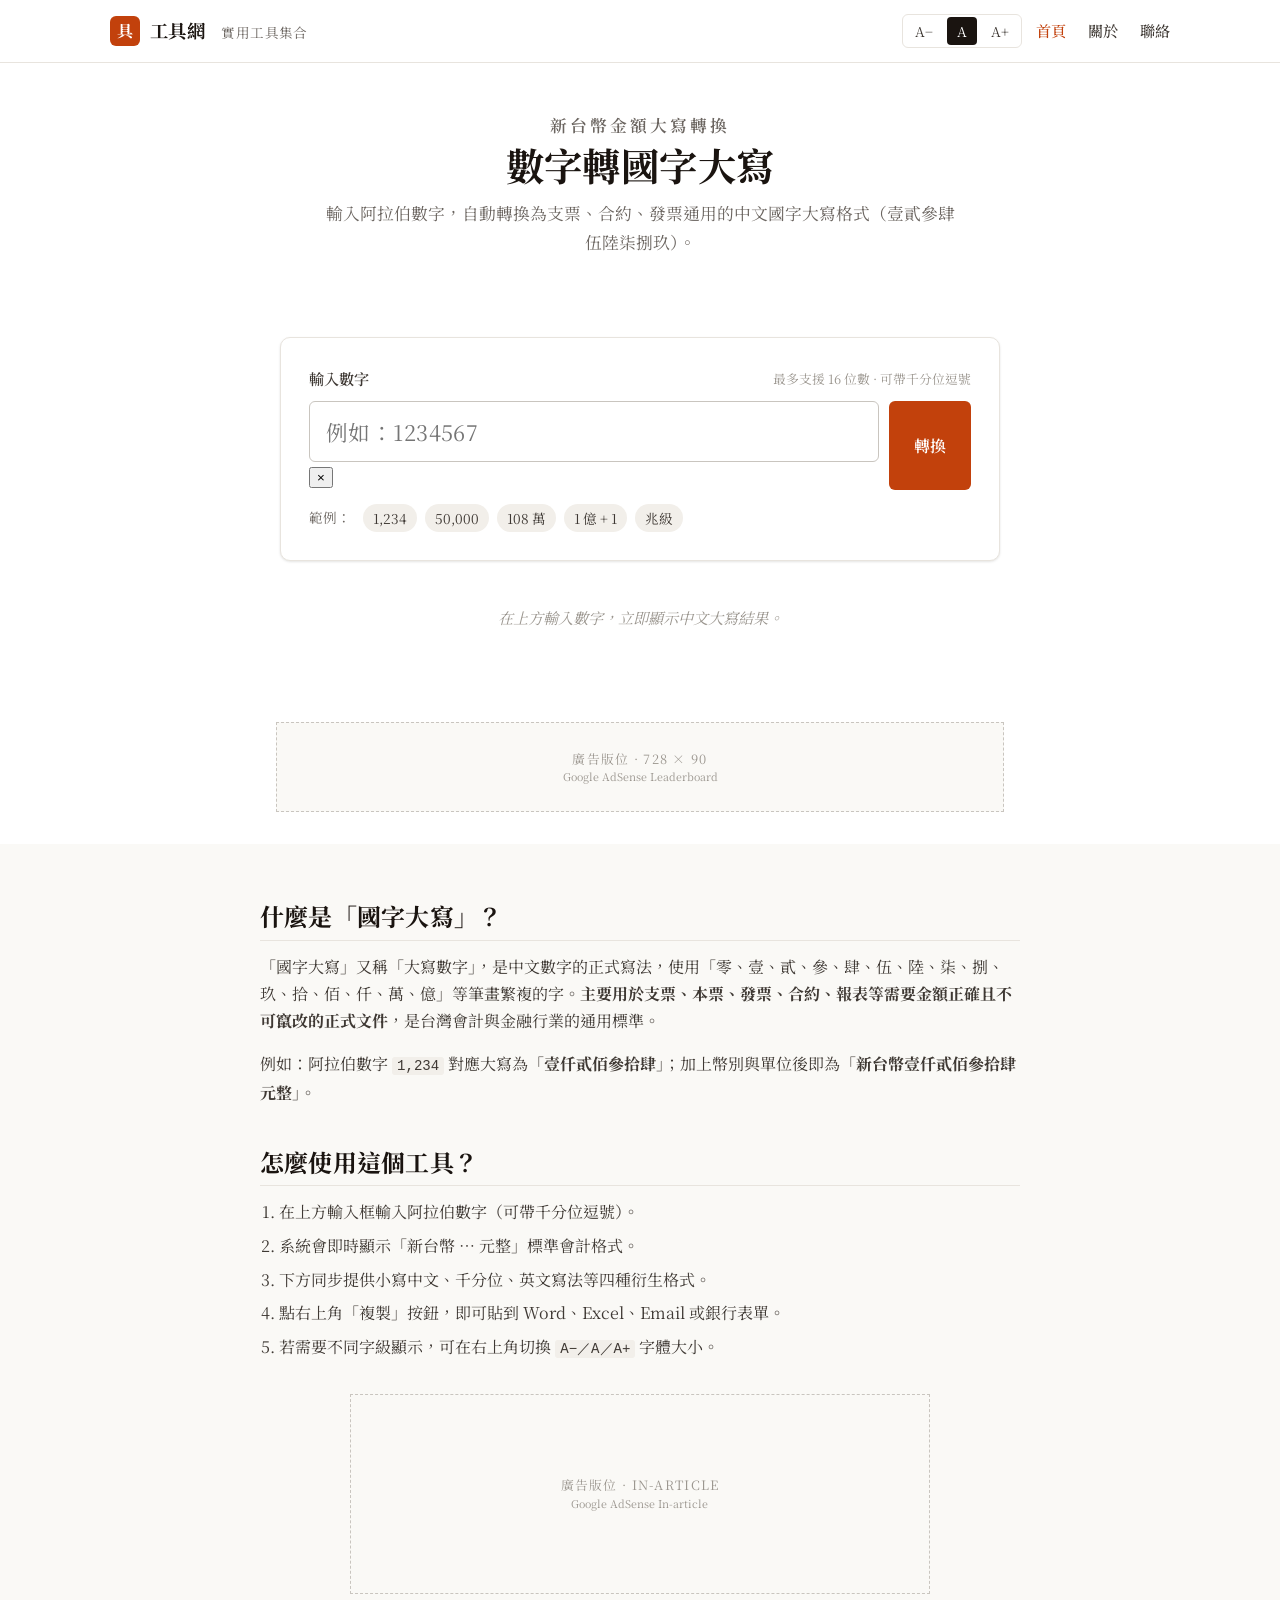
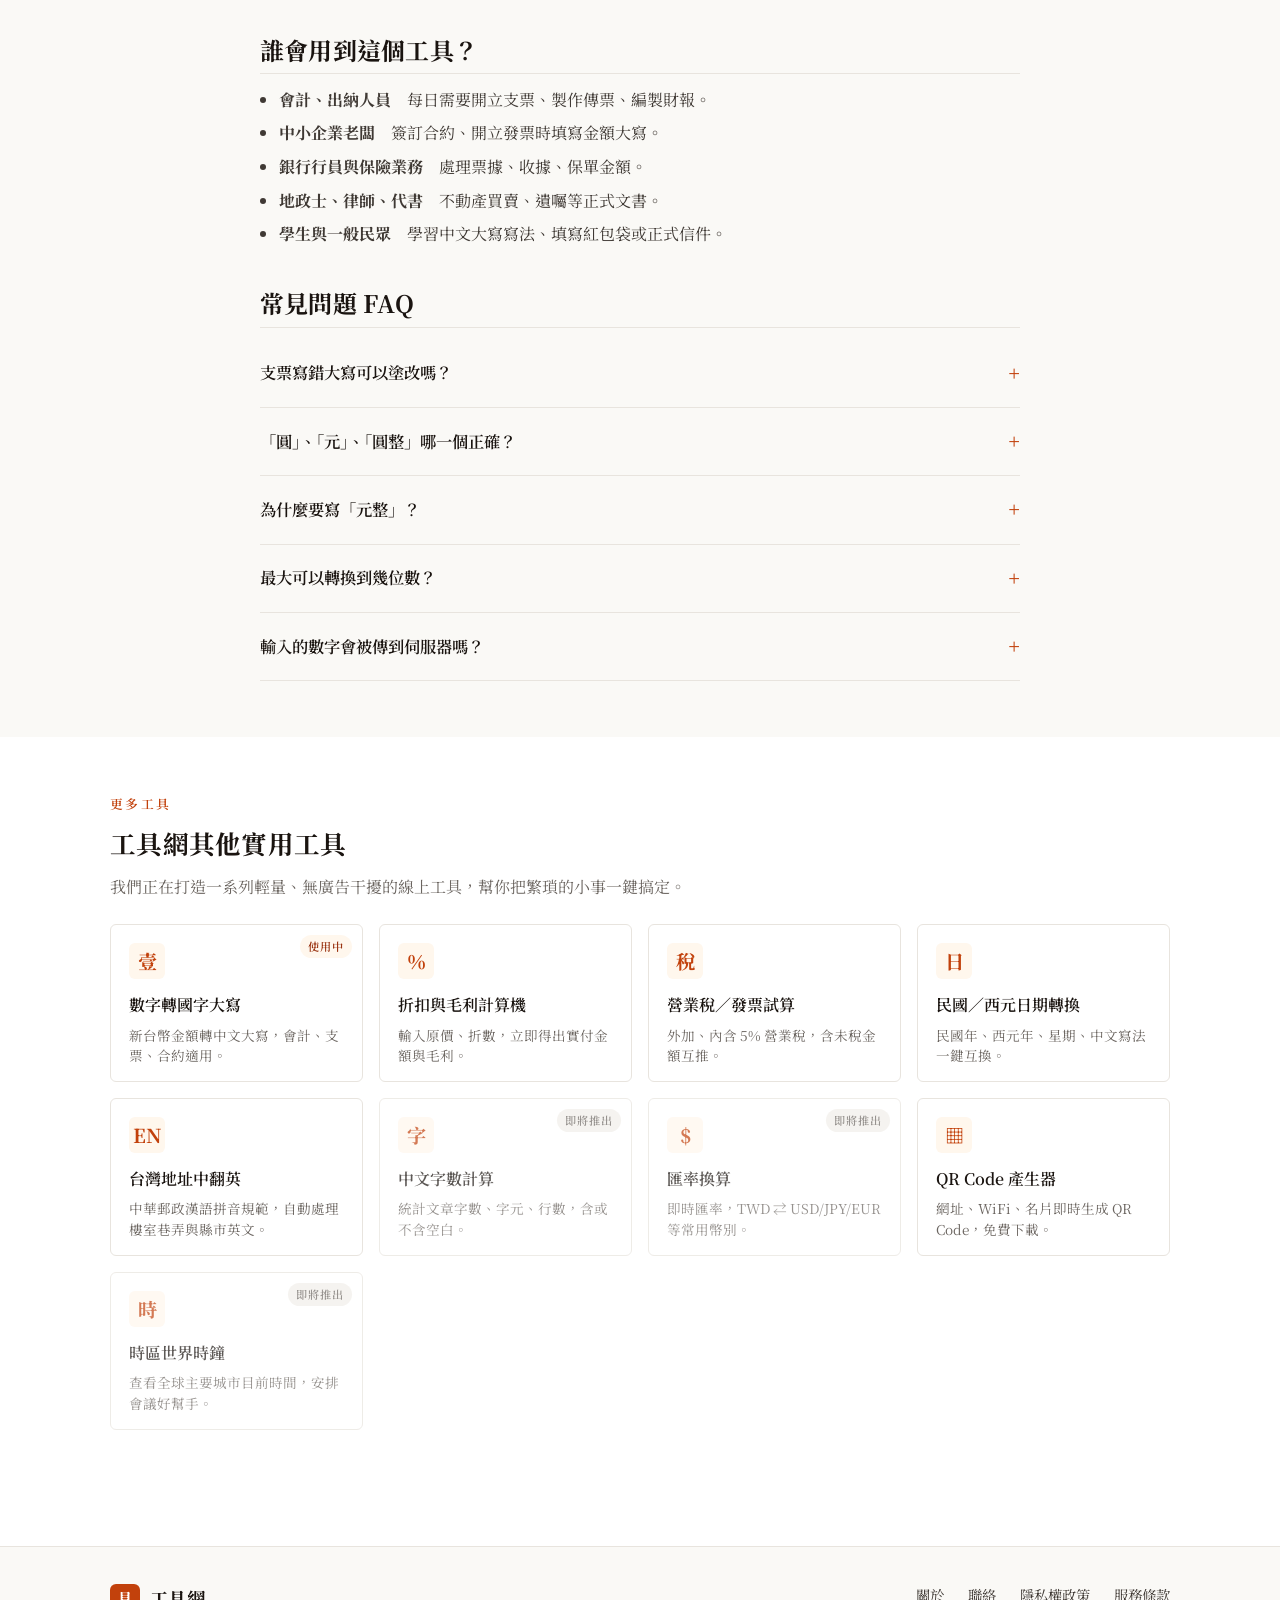
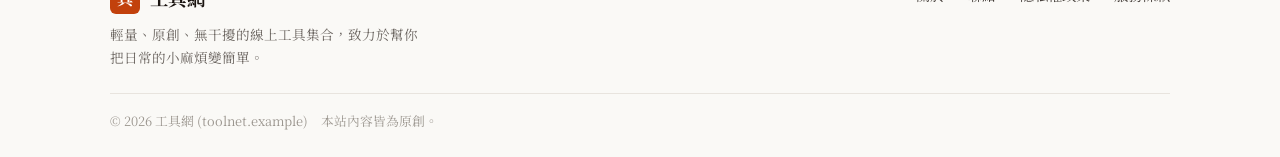
<file: project/index.html>
<!DOCTYPE html>
<html lang="zh-Hant-TW">
<head>
<meta charset="UTF-8" />
<meta name="viewport" content="width=device-width, initial-scale=1.0" />
<title>數字轉國字大寫｜新台幣金額大寫轉換工具 - 工具網</title>
<meta name="description" content="免費線上工具，將阿拉伯數字一鍵轉成中文國字大寫（新台幣壹仟貳佰元整），支援整數、負數、最多 16 位數，會計支票、合約、發票皆適用，自動加上「新台幣」「元整」前後綴。" />
<meta name="keywords" content="數字轉國字大寫,中文大寫,新台幣大寫,金額大寫,支票大寫,會計大寫,壹貳參肆,線上轉換工具" />
<meta name="robots" content="index,follow" />
<link rel="canonical" href="https://example.com/" />

<!-- Open Graph -->
<meta property="og:title" content="數字轉國字大寫｜新台幣金額大寫轉換工具" />
<meta property="og:description" content="將阿拉伯數字一鍵轉換為中文國字大寫，會計支票、合約、發票皆適用。" />
<meta property="og:type" content="website" />
<meta property="og:locale" content="zh_TW" />

<!-- Fonts -->
<link rel="preconnect" href="https://fonts.googleapis.com" />
<link rel="preconnect" href="https://fonts.gstatic.com" crossorigin />
<link href="https://fonts.googleapis.com/css2?family=Noto+Serif+TC:wght@400;500;600;700&display=swap" rel="stylesheet" />

<link rel="stylesheet" href="styles.css" />

<!-- Structured data: WebSite + WebApplication + FAQ -->
<script type="application/ld+json">
{
  "@context": "https://schema.org",
  "@graph": [
    {
      "@type": "WebApplication",
      "name": "數字轉國字大寫轉換器",
      "applicationCategory": "BusinessApplication",
      "operatingSystem": "All",
      "url": "https://example.com/",
      "offers": { "@type": "Offer", "price": "0", "priceCurrency": "TWD" },
      "description": "將阿拉伯數字轉為新台幣中文國字大寫的免費線上工具。"
    },
    {
      "@type": "FAQPage",
      "mainEntity": [
        { "@type": "Question", "name": "什麼是國字大寫？",
          "acceptedAnswer": { "@type": "Answer", "text": "國字大寫是「零壹貳參肆伍陸柒捌玖拾佰仟」等較複雜的中文數字寫法，主要用於支票、發票、合約等正式財務文件，以防止竄改。" } },
        { "@type": "Question", "name": "為什麼支票要寫國字大寫？",
          "acceptedAnswer": { "@type": "Answer", "text": "因為「一二三」這類小寫中文與阿拉伯數字容易被加筆塗改，使用筆畫較多的「壹貳參」可大幅降低偽造風險，是各國金融、會計通用慣例。" } },
        { "@type": "Question", "name": "這個工具收費嗎？",
          "acceptedAnswer": { "@type": "Answer", "text": "完全免費。不需要註冊、不需要登入，所有轉換都在你的瀏覽器中完成，不會上傳數字到伺服器。" } }
      ]
    }
  ]
}
</script>
<script async src="https://pagead2.googlesyndication.com/pagead/js/adsbygoogle.js?client=ca-pub-7520385754428125" crossorigin="anonymous"></script>
</head>
<body>

<header class="site-header" data-screen-label="01 Header">
  <div class="site-header__inner">
    <a href="index.html" class="brand">
      <span class="brand__mark">具</span>
      <span class="brand__name">工具網<span class="brand__sub">　實用工具集合</span></span>
    </a>

    <div style="display:flex; align-items:center; gap:14px;">
      <div class="fs-toggle" aria-label="字體大小">
        <button data-fs="sm" type="button">A−</button>
        <button data-fs="md" type="button" class="is-active">A</button>
        <button data-fs="lg" type="button">A+</button>
      </div>

      <nav class="nav" aria-label="主選單">
        <a href="index.html" class="is-active">首頁</a>
        <a href="about.html">關於</a>
        <a href="contact.html">聯絡</a>
      </nav>

      <button class="menu-btn" aria-label="開啟選單" type="button">≡</button>
    </div>
  </div>
</header>

<main>

  <!-- Hero + Tool -->
  <section class="hero" data-screen-label="02 Hero & Tool">
    <div class="container">
      <p class="eyebrow">新台幣金額大寫轉換</p>
      <h1>數字轉國字大寫</h1>
      <p>輸入阿拉伯數字，自動轉換為支票、合約、發票通用的中文國字大寫格式（壹貳參肆伍陸柒捌玖）。</p>
    </div>
  </section>

  <section class="section--tight">
    <form class="tool" data-tool="convert" onsubmit="return false;" autocomplete="off">
      <div class="tool__label">
        <label for="num">輸入數字</label>
        <span class="tool__hint">最多支援 16 位數 · 可帶千分位逗號</span>
      </div>

      <div class="input-row">
        <div class="input-row__field">
          <input id="num" class="num-input" type="text" inputmode="decimal"
                 placeholder="例如：1234567" autocomplete="off" />
          <button type="button" class="clear-btn" aria-label="清除">×</button>
        </div>
        <button type="button" class="btn btn--primary" id="convert-btn"
                onclick="document.getElementById('num').dispatchEvent(new Event('input'))">
          轉換
        </button>
      </div>

      <div class="tool__error" role="alert" aria-live="polite"></div>

      <div class="examples">
        <span class="examples__label">範例：</span>
        <button type="button" class="chip" data-example="1234">1,234</button>
        <button type="button" class="chip" data-example="50000">50,000</button>
        <button type="button" class="chip" data-example="1080000">108 萬</button>
        <button type="button" class="chip" data-example="100000001">1 億 + 1</button>
        <button type="button" class="chip" data-example="999999999999">兆級</button>
      </div>
    </form>

    <div class="result" aria-live="polite">
      <div class="result__main" data-result-main style="display:none;">
        <button type="button" class="copy-btn" data-copy-target="main" data-main-copy>
          複製
        </button>
        <div class="result__caption">會計大寫（新台幣）</div>
        <p class="result__value" data-result-value></p>
        <div class="result__meta" data-result-meta></div>
      </div>

      <div class="placeholder-state" data-placeholder-state>
        在上方輸入數字，立即顯示中文大寫結果。
      </div>

      <div class="result__alt" data-result-alt style="display:none;">
        <div class="alt-row" data-alt="upper">
          <button class="alt-row__copy" data-copy-target='[data-alt="upper"]' aria-label="複製">⧉</button>
          <span class="alt-row__label">大寫（純文字）</span>
          <span class="alt-row__value"></span>
        </div>
        <div class="alt-row" data-alt="lower">
          <button class="alt-row__copy" data-copy-target='[data-alt="lower"]' aria-label="複製">⧉</button>
          <span class="alt-row__label">小寫中文</span>
          <span class="alt-row__value"></span>
        </div>
        <div class="alt-row" data-alt="thousands">
          <button class="alt-row__copy" data-copy-target='[data-alt="thousands"]' aria-label="複製">⧉</button>
          <span class="alt-row__label">千分位</span>
          <span class="alt-row__value"></span>
        </div>
        <div class="alt-row" data-alt="english">
          <button class="alt-row__copy" data-copy-target='[data-alt="english"]' aria-label="複製">⧉</button>
          <span class="alt-row__label">英文寫法</span>
          <span class="alt-row__value"></span>
        </div>
      </div>
    </div>
  </section>

  <!-- Ad: under tool -->
  <div class="container" data-screen-label="03 Ad: under tool">
    <div class="ad-slot ad-leader" role="complementary" aria-label="廣告版位">
      <div class="ad-slot__inner">
        廣告版位 · 728 × 90<br/>
        <small style="text-transform:none; letter-spacing:0;">Google AdSense Leaderboard</small>
      </div>
    </div>
  </div>

  <!-- SEO content (What / How / Who / FAQ) -->
  <section class="section section--alt" data-screen-label="04 SEO content">
    <div class="container">
      <div class="seo">

        <h2>什麼是「國字大寫」？</h2>
        <p>「國字大寫」又稱「大寫數字」，是中文數字的正式寫法，使用「零、壹、貳、參、肆、伍、陸、柒、捌、玖、拾、佰、仟、萬、億」等筆畫繁複的字。<strong>主要用於支票、本票、發票、合約、報表等需要金額正確且不可竄改的正式文件</strong>，是台灣會計與金融行業的通用標準。</p>
        <p>例如：阿拉伯數字 <code>1,234</code> 對應大寫為「<strong>壹仟貳佰參拾肆</strong>」；加上幣別與單位後即為「<strong>新台幣壹仟貳佰參拾肆元整</strong>」。</p>

        <h2>怎麼使用這個工具？</h2>
        <ol>
          <li>在上方輸入框輸入阿拉伯數字（可帶千分位逗號）。</li>
          <li>系統會即時顯示「新台幣 ⋯ 元整」標準會計格式。</li>
          <li>下方同步提供小寫中文、千分位、英文寫法等四種衍生格式。</li>
          <li>點右上角「複製」按鈕，即可貼到 Word、Excel、Email 或銀行表單。</li>
          <li>若需要不同字級顯示，可在右上角切換 <code>A−／A／A+</code> 字體大小。</li>
        </ol>

        <!-- In-article ad -->
        <div class="ad-slot ad-inarticle" role="complementary" aria-label="文章中廣告">
          <div class="ad-slot__inner">
            廣告版位 · In-Article<br/>
            <small style="text-transform:none; letter-spacing:0;">Google AdSense In-article</small>
          </div>
        </div>

        <h2>誰會用到這個工具？</h2>
        <ul>
          <li><strong>會計、出納人員</strong>　每日需要開立支票、製作傳票、編製財報。</li>
          <li><strong>中小企業老闆</strong>　簽訂合約、開立發票時填寫金額大寫。</li>
          <li><strong>銀行行員與保險業務</strong>　處理票據、收據、保單金額。</li>
          <li><strong>地政士、律師、代書</strong>　不動產買賣、遺囑等正式文書。</li>
          <li><strong>學生與一般民眾</strong>　學習中文大寫寫法、填寫紅包袋或正式信件。</li>
        </ul>

        <h2>常見問題 FAQ</h2>

        <details class="faq__item">
          <summary class="faq__q">支票寫錯大寫可以塗改嗎？</summary>
          <div class="faq__a">
            <p>不建議。依《票據法》及銀行慣例，金額欄一旦塗改即可能被認定為無效票據。最保險的做法是直接作廢、重新開立新的支票，並在票根註明作廢編號。</p>
          </div>
        </details>

        <details class="faq__item">
          <summary class="faq__q">「圓」、「元」、「圓整」哪一個正確？</summary>
          <div class="faq__a">
            <p>「元」與「圓」都是合法寫法，台灣銀行界與會計界以「元」為主流；中國大陸與部分舊式票據則使用「圓」。本工具預設使用「<strong>新台幣 ⋯ 元整</strong>」這個最通用的格式。</p>
          </div>
        </details>

        <details class="faq__item">
          <summary class="faq__q">為什麼要寫「元整」？</summary>
          <div class="faq__a">
            <p>「整」字代表金額到此為止、沒有零頭，可以防止有人在數字後方添筆變造金額。如果金額含「角、分」，則改用「⋯元⋯角⋯分」或「⋯元⋯分」格式，不再加「整」字。</p>
          </div>
        </details>

        <details class="faq__item">
          <summary class="faq__q">最大可以轉換到幾位數？</summary>
          <div class="faq__a">
            <p>本工具目前支援最多 <strong>16 位數</strong>（千兆級），對絕大多數企業與個人應用綽綽有餘。如果你有更大的數字需求，歡迎透過聯絡頁告訴我們。</p>
          </div>
        </details>

        <details class="faq__item">
          <summary class="faq__q">輸入的數字會被傳到伺服器嗎？</summary>
          <div class="faq__a">
            <p>不會。所有轉換邏輯在你的瀏覽器本機執行，不會收集、儲存、上傳任何輸入內容，請放心使用。詳見<a href="privacy.html">隱私權政策</a>。</p>
          </div>
        </details>

      </div>
    </div>
  </section>

  <!-- Other tools -->
  <section class="section" data-screen-label="05 Other tools">
    <div class="container">
      <p class="eyebrow">更多工具</p>
      <h2 style="font-size:1.6rem;">工具網其他實用工具</h2>
      <p style="color:var(--ink-500); max-width:640px;">我們正在打造一系列輕量、無廣告干擾的線上工具，幫你把繁瑣的小事一鍵搞定。</p>

      <div class="tools-grid">
        <a class="tool-card is-active" href="index.html">
          <span class="tool-card__icon">壹</span>
          <span class="tool-card__title">數字轉國字大寫</span>
          <span class="tool-card__desc">新台幣金額轉中文大寫，會計、支票、合約適用。</span>
        </a>
        <a class="tool-card" href="discount.html">
          <span class="tool-card__icon">％</span>
          <span class="tool-card__title">折扣與毛利計算機</span>
          <span class="tool-card__desc">輸入原價、折數，立即得出實付金額與毛利。</span>
        </a>
        <a class="tool-card" href="vat.html">
          <span class="tool-card__icon">稅</span>
          <span class="tool-card__title">營業稅／發票試算</span>
          <span class="tool-card__desc">外加、內含 5% 營業稅，含未稅金額互推。</span>
        </a>
        <a class="tool-card" href="date-converter.html">
          <span class="tool-card__icon">日</span>
          <span class="tool-card__title">民國／西元日期轉換</span>
          <span class="tool-card__desc">民國年、西元年、星期、中文寫法一鍵互換。</span>
        </a>
        <a class="tool-card" href="address.html">
          <span class="tool-card__icon">EN</span>
          <span class="tool-card__title">台灣地址中翻英</span>
          <span class="tool-card__desc">中華郵政漢語拼音規範，自動處理樓室巷弄與縣市英文。</span>
        </a>
        <a class="tool-card is-soon" href="#">
          <span class="tool-card__icon">字</span>
          <span class="tool-card__title">中文字數計算</span>
          <span class="tool-card__desc">統計文章字數、字元、行數，含或不含空白。</span>
        </a>
        <a class="tool-card is-soon" href="#">
          <span class="tool-card__icon">$</span>
          <span class="tool-card__title">匯率換算</span>
          <span class="tool-card__desc">即時匯率，TWD ⇄ USD/JPY/EUR 等常用幣別。</span>
        </a>
        <a class="tool-card" href="qr.html">
          <span class="tool-card__icon">▦</span>
          <span class="tool-card__title">QR Code 產生器</span>
          <span class="tool-card__desc">網址、WiFi、名片即時生成 QR Code，免費下載。</span>
        </a>
        <a class="tool-card is-soon" href="#">
          <span class="tool-card__icon">時</span>
          <span class="tool-card__title">時區世界時鐘</span>
          <span class="tool-card__desc">查看全球主要城市目前時間，安排會議好幫手。</span>
        </a>
      </div>
    </div>
  </section>

</main>

<footer class="site-footer">
  <div class="container">
    <div class="site-footer__inner">
      <div class="site-footer__brand">
        <a href="index.html" class="brand">
          <span class="brand__mark">具</span>
          <span class="brand__name">工具網</span>
        </a>
        <p>輕量、原創、無干擾的線上工具集合，致力於幫你把日常的小麻煩變簡單。</p>
      </div>
      <div class="footer-links" aria-label="頁尾連結">
        <a href="about.html">關於</a>
        <a href="contact.html">聯絡</a>
        <a href="privacy.html">隱私權政策</a>
        <a href="terms.html">服務條款</a>
      </div>
    </div>
    <div class="footer-copy">© 2026 工具網 (toolnet.example)　本站內容皆為原創。</div>
  </div>
</footer>

<script src="converter.js"></script>
<script src="app.js"></script>
</body>
</html>
</file>
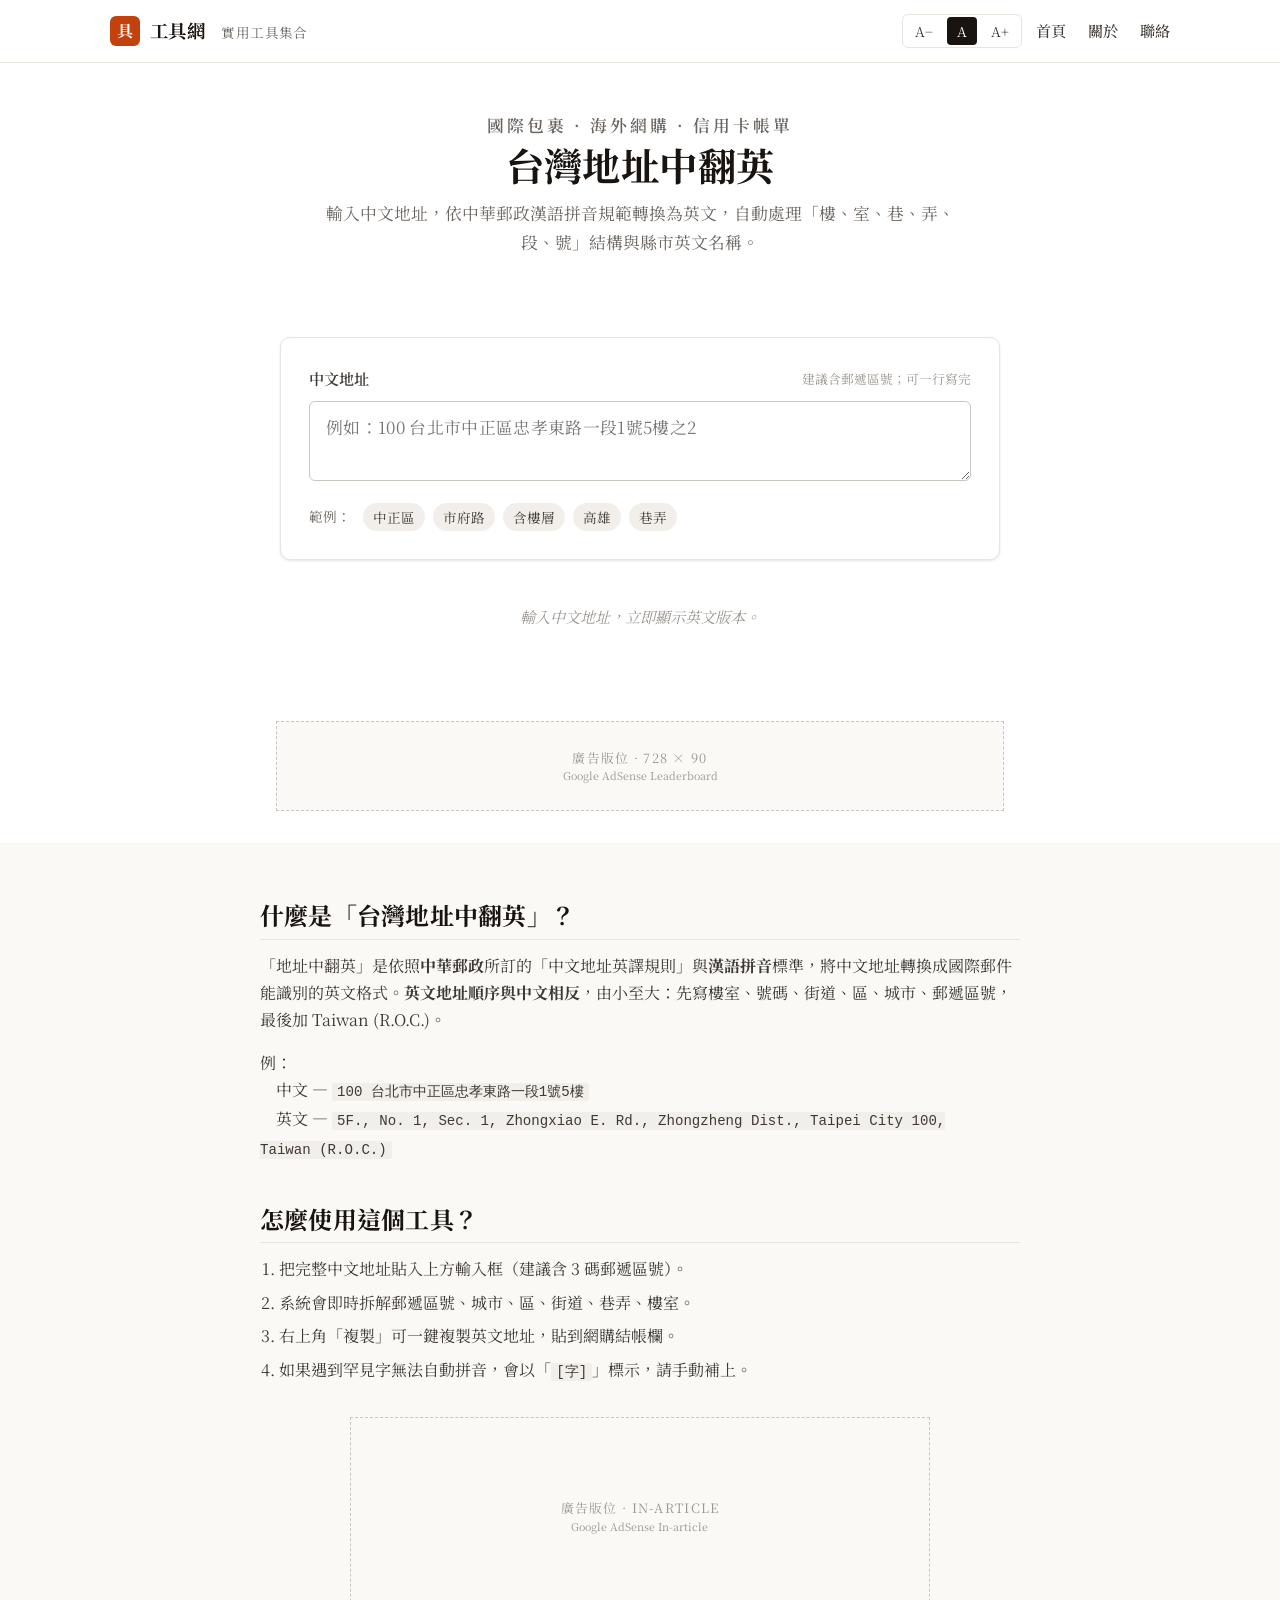
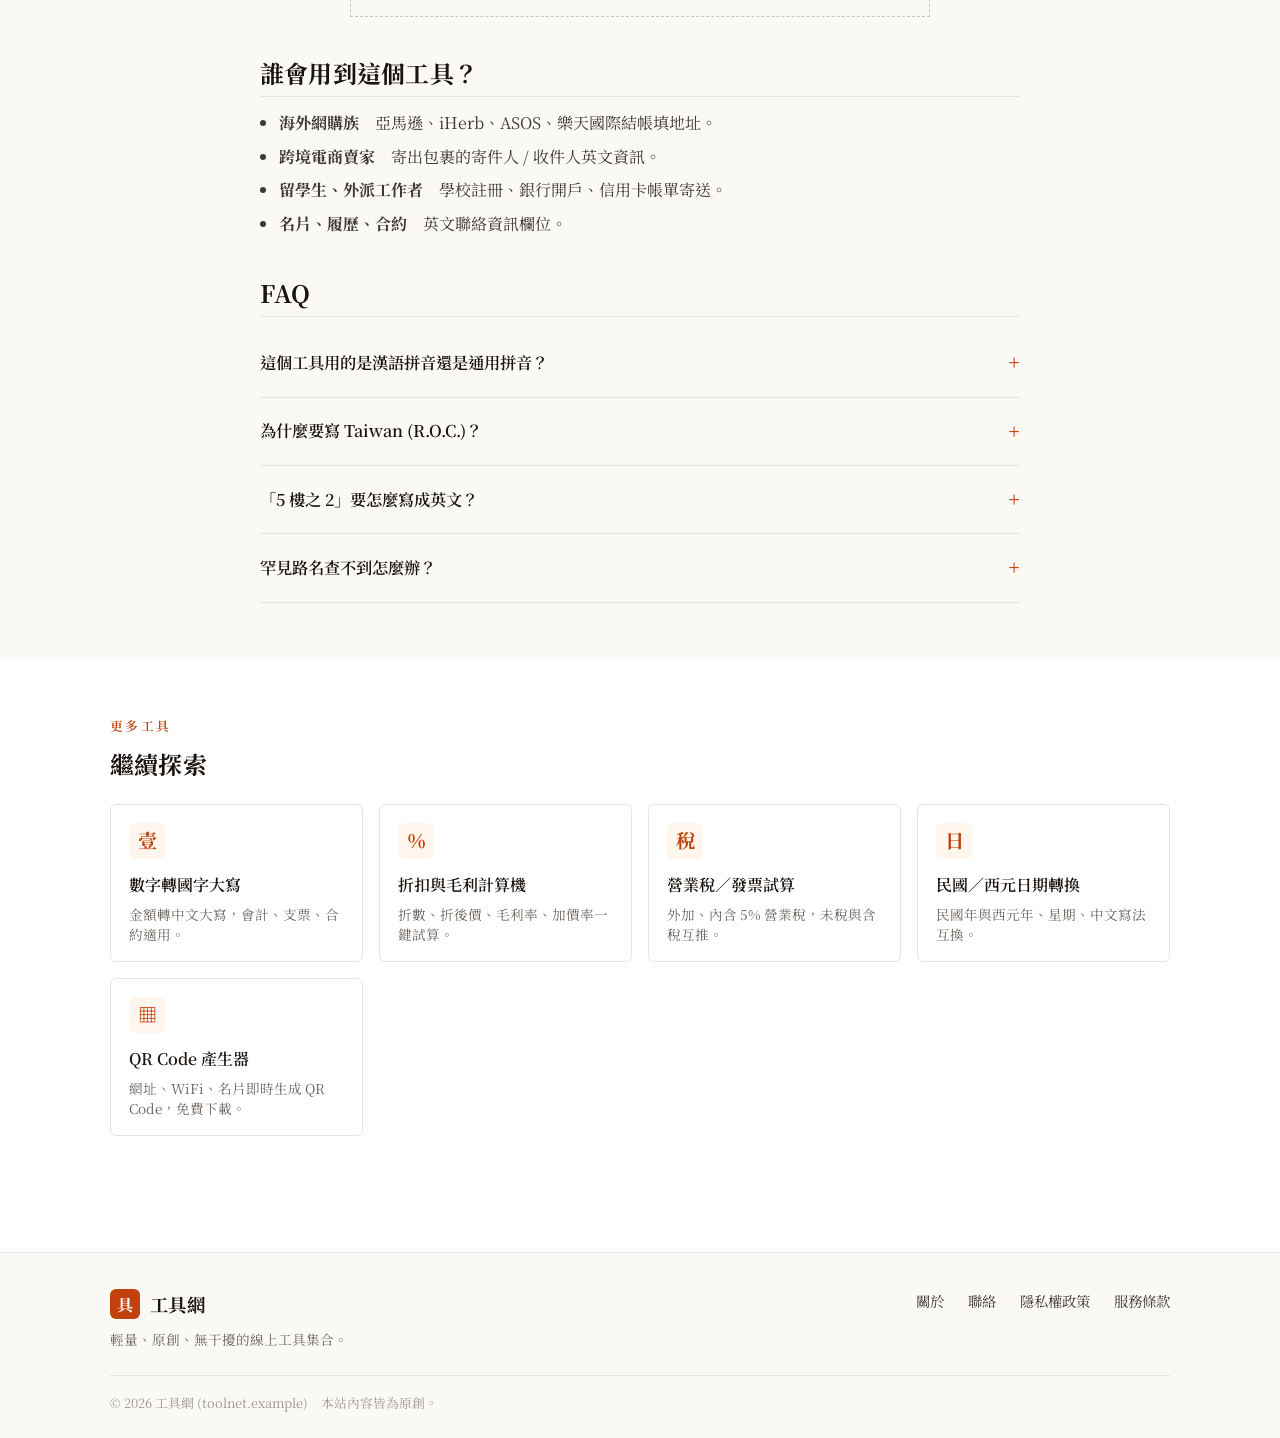
<file: address.html>
<!DOCTYPE html>
<html lang="zh-Hant-TW">
<head>
<meta charset="UTF-8" />
<meta name="viewport" content="width=device-width, initial-scale=1.0" />
<title>台灣地址中翻英｜中文地址轉英文工具 - 工具網</title>
<meta name="description" content="免費線上台灣地址中翻英工具：輸入中文地址，依中華郵政漢語拼音規範轉換為英文地址，國際包裹、海外網購、信用卡帳單寄送地址必備。" />
<meta name="keywords" content="地址中翻英,台灣地址英譯,中華郵政英文地址,地址轉換,英文地址,漢語拼音地址" />
<link rel="canonical" href="https://example.com/address.html" />
<meta property="og:title" content="台灣地址中翻英工具 - 工具網" />
<meta property="og:description" content="輸入中文地址，一鍵轉成國際包裹可用的英文地址。" />
<meta property="og:type" content="website" />
<meta property="og:locale" content="zh_TW" />

<link rel="preconnect" href="https://fonts.googleapis.com" />
<link rel="preconnect" href="https://fonts.gstatic.com" crossorigin />
<link href="https://fonts.googleapis.com/css2?family=Noto+Serif+TC:wght@400;500;600;700&display=swap" rel="stylesheet" />
<link rel="stylesheet" href="styles.css" />

<script async src="https://pagead2.googlesyndication.com/pagead/js/adsbygoogle.js?client=ca-pub-7520385754428125" crossorigin="anonymous"></script>

<script type="application/ld+json">
{
  "@context": "https://schema.org",
  "@type": "WebApplication",
  "name": "台灣地址中翻英工具",
  "applicationCategory": "UtilitiesApplication",
  "operatingSystem": "All",
  "url": "https://example.com/address.html",
  "offers": { "@type": "Offer", "price": "0", "priceCurrency": "TWD" },
  "description": "依中華郵政漢語拼音規範，將台灣中文地址轉換為英文格式，支援郵遞區號、縣市、行政區、路名、巷弄、樓層解析。"
}
</script>
</head>
<body>

<header class="site-header">
  <div class="site-header__inner">
    <a href="index.html" class="brand">
      <span class="brand__mark">具</span>
      <span class="brand__name">工具網<span class="brand__sub">　實用工具集合</span></span>
    </a>
    <div style="display:flex;align-items:center;gap:14px;">
      <div class="fs-toggle" aria-label="字體大小">
        <button data-fs="sm" type="button">A−</button>
        <button data-fs="md" type="button" class="is-active">A</button>
        <button data-fs="lg" type="button">A+</button>
      </div>
      <nav class="nav" aria-label="主選單">
        <a href="index.html">首頁</a>
        <a href="about.html">關於</a>
        <a href="contact.html">聯絡</a>
      </nav>
      <button class="menu-btn" aria-label="開啟選單" type="button">≡</button>
    </div>
  </div>
</header>

<main>

  <section class="hero">
    <div class="container">
      <p class="eyebrow">國際包裹 · 海外網購 · 信用卡帳單</p>
      <h1>台灣地址中翻英</h1>
      <p>輸入中文地址，依中華郵政漢語拼音規範轉換為英文，自動處理「樓、室、巷、弄、段、號」結構與縣市英文名稱。</p>
    </div>
  </section>

  <section class="section--tight">
    <div class="tool" data-tool="address">
      <div class="tool__label">
        <label for="addr">中文地址</label>
        <span class="tool__hint">建議含郵遞區號；可一行寫完</span>
      </div>

      <div class="input-row">
        <div class="input-row__field" style="flex:1 1 100%;">
          <textarea
            id="addr"
            class="num-input"
            style="font-size:1.05rem;min-height:80px;resize:vertical;line-height:1.6;padding:12px 16px;"
            placeholder="例如：100 台北市中正區忠孝東路一段1號5樓之2"
            aria-describedby="addr-error"
          ></textarea>
        </div>
      </div>

      <div class="examples">
        <span class="examples__label">範例：</span>
        <button type="button" class="chip" data-example="100台北市中正區忠孝東路一段1號">中正區</button>
        <button type="button" class="chip" data-example="110台北市信義區市府路45號">市府路</button>
        <button type="button" class="chip" data-example="403台中市西區民權路100號5樓之2">含樓層</button>
        <button type="button" class="chip" data-example="800高雄市新興區中山一路115號10樓">高雄</button>
        <button type="button" class="chip" data-example="106台北市大安區光復南路102巷5弄3號">巷弄</button>
      </div>

      <div class="tool__error" id="addr-error" data-addr-error role="alert" aria-live="polite"></div>
    </div>

    <div class="result">
      <div class="result__main" data-addr-result style="display:none;">
        <button type="button" class="copy-btn" data-addr-copy>複製</button>
        <div class="result__caption">英文地址 (Recipient Address)</div>
        <p class="result__value" data-addr-value style="font-size:1.1rem;line-height:1.65;letter-spacing:0;"></p>
        <div class="result__meta" data-addr-meta></div>
      </div>

      <div class="placeholder-state" data-addr-placeholder>輸入中文地址，立即顯示英文版本。</div>

      <div class="result__alt" data-addr-alt style="display:none;">
        <div class="alt-row">
          <span class="alt-row__label">郵遞區號 ZIP</span>
          <span class="alt-row__value" data-addr-zip>—</span>
        </div>
        <div class="alt-row">
          <span class="alt-row__label">城市 City</span>
          <span class="alt-row__value" data-addr-city>—</span>
        </div>
        <div class="alt-row">
          <span class="alt-row__label">區 District</span>
          <span class="alt-row__value" data-addr-dist>—</span>
        </div>
        <div class="alt-row">
          <span class="alt-row__label">街道 Street</span>
          <span class="alt-row__value" data-addr-street>—</span>
        </div>
      </div>
    </div>
  </section>

  <div class="container">
    <div class="ad-slot ad-leader" aria-label="廣告版位">
      <div class="ad-slot__inner">廣告版位 · 728 × 90<br><small style="text-transform:none;letter-spacing:0;">Google AdSense Leaderboard</small></div>
    </div>
  </div>

  <section class="section section--alt">
    <div class="container">
      <div class="seo">

        <h2>什麼是「台灣地址中翻英」？</h2>
        <p>「地址中翻英」是依照<strong>中華郵政</strong>所訂的「中文地址英譯規則」與<strong>漢語拼音</strong>標準，將中文地址轉換成國際郵件能識別的英文格式。<strong>英文地址順序與中文相反</strong>，由小至大：先寫樓室、號碼、街道、區、城市、郵遞區號，最後加 Taiwan (R.O.C.)。</p>
        <p>例：<br>
        　中文 — <code>100 台北市中正區忠孝東路一段1號5樓</code><br>
        　英文 — <code>5F., No. 1, Sec. 1, Zhongxiao E. Rd., Zhongzheng Dist., Taipei City 100, Taiwan (R.O.C.)</code></p>

        <h2>怎麼使用這個工具？</h2>
        <ol>
          <li>把完整中文地址貼入上方輸入框（建議含 3 碼郵遞區號）。</li>
          <li>系統會即時拆解郵遞區號、城市、區、街道、巷弄、樓室。</li>
          <li>右上角「複製」可一鍵複製英文地址，貼到網購結帳欄。</li>
          <li>如果遇到罕見字無法自動拼音，會以「<code>[字]</code>」標示，請手動補上。</li>
        </ol>

        <div class="ad-slot ad-inarticle" aria-label="文章中廣告">
          <div class="ad-slot__inner">廣告版位 · In-Article<br><small style="text-transform:none;letter-spacing:0;">Google AdSense In-article</small></div>
        </div>

        <h2>誰會用到這個工具？</h2>
        <ul>
          <li><strong>海外網購族</strong>　亞馬遜、iHerb、ASOS、樂天國際結帳填地址。</li>
          <li><strong>跨境電商賣家</strong>　寄出包裹的寄件人 / 收件人英文資訊。</li>
          <li><strong>留學生、外派工作者</strong>　學校註冊、銀行開戶、信用卡帳單寄送。</li>
          <li><strong>名片、履歷、合約</strong>　英文聯絡資訊欄位。</li>
        </ul>

        <h2>FAQ</h2>

        <details class="faq__item">
          <summary class="faq__q">這個工具用的是漢語拼音還是通用拼音？</summary>
          <div class="faq__a">
            <p>本工具依中華郵政自 2003 年起採用的<strong>漢語拼音</strong>為主，並沿用既有的英文慣用名稱（例如 Taipei、Kaohsiung、Keelung 等）。如貴單位網域、學校另有指定拼音，請依該單位規範修改。</p>
          </div>
        </details>

        <details class="faq__item">
          <summary class="faq__q">為什麼要寫 Taiwan (R.O.C.)？</summary>
          <div class="faq__a">
            <p>「Taiwan」是國際通用的地理名稱，括號 R.O.C.（Republic of China）是中華民國的英文正式名稱。許多海外平台地址欄會自動辨識，但為求保險，建議在地址最末手動加上 <code>, Taiwan (R.O.C.)</code>。</p>
          </div>
        </details>

        <details class="faq__item">
          <summary class="faq__q">「5 樓之 2」要怎麼寫成英文？</summary>
          <div class="faq__a">
            <p>實務上常寫成 <code>5F.-2</code>（5 樓的第 2 戶），或 <code>Rm. 2, 5F.</code>。本工具輸出 <code>5F.-2</code> 格式，並在下方「街道」欄保留原樓室資訊供對照。</p>
          </div>
        </details>

        <details class="faq__item">
          <summary class="faq__q">罕見路名查不到怎麼辦？</summary>
          <div class="faq__a">
            <p>請直接以 <a href="https://www.post.gov.tw/post/internet/Postal/sz_a_zip_e.jsp" target="_blank" rel="noopener noreferrer">中華郵政中文地址英譯</a> 查詢官方寫法，或將 <code>[字]</code> 替換為正確拼音後再使用。本工具的字典會持續擴充。</p>
          </div>
        </details>

      </div>
    </div>
  </section>

  <section class="section">
    <div class="container">
      <p class="eyebrow">更多工具</p>
      <h2 style="font-size:1.5rem;">繼續探索</h2>
      <div class="tools-grid">
        <a class="tool-card" href="index.html">
          <span class="tool-card__icon">壹</span>
          <span class="tool-card__title">數字轉國字大寫</span>
          <span class="tool-card__desc">金額轉中文大寫，會計、支票、合約適用。</span>
        </a>
        <a class="tool-card" href="discount.html">
          <span class="tool-card__icon">％</span>
          <span class="tool-card__title">折扣與毛利計算機</span>
          <span class="tool-card__desc">折數、折後價、毛利率、加價率一鍵試算。</span>
        </a>
        <a class="tool-card" href="vat.html">
          <span class="tool-card__icon">稅</span>
          <span class="tool-card__title">營業稅／發票試算</span>
          <span class="tool-card__desc">外加、內含 5% 營業稅，未稅與含稅互推。</span>
        </a>
        <a class="tool-card" href="date-converter.html">
          <span class="tool-card__icon">日</span>
          <span class="tool-card__title">民國／西元日期轉換</span>
          <span class="tool-card__desc">民國年與西元年、星期、中文寫法互換。</span>
        </a>
        <a class="tool-card" href="qr.html">
          <span class="tool-card__icon">▦</span>
          <span class="tool-card__title">QR Code 產生器</span>
          <span class="tool-card__desc">網址、WiFi、名片即時生成 QR Code，免費下載。</span>
        </a>
      </div>
    </div>
  </section>

</main>

<footer class="site-footer">
  <div class="container">
    <div class="site-footer__inner">
      <div class="site-footer__brand">
        <a href="index.html" class="brand">
          <span class="brand__mark">具</span>
          <span class="brand__name">工具網</span>
        </a>
        <p>輕量、原創、無干擾的線上工具集合。</p>
      </div>
      <div class="footer-links">
        <a href="about.html">關於</a>
        <a href="contact.html">聯絡</a>
        <a href="privacy.html">隱私權政策</a>
        <a href="terms.html">服務條款</a>
      </div>
    </div>
    <div class="footer-copy">© 2026 工具網 (toolnet.example)　本站內容皆為原創。</div>
  </div>
</footer>

<script src="app.js"></script>
<script src="tools-address.js"></script>
</body>
</html>
</file>
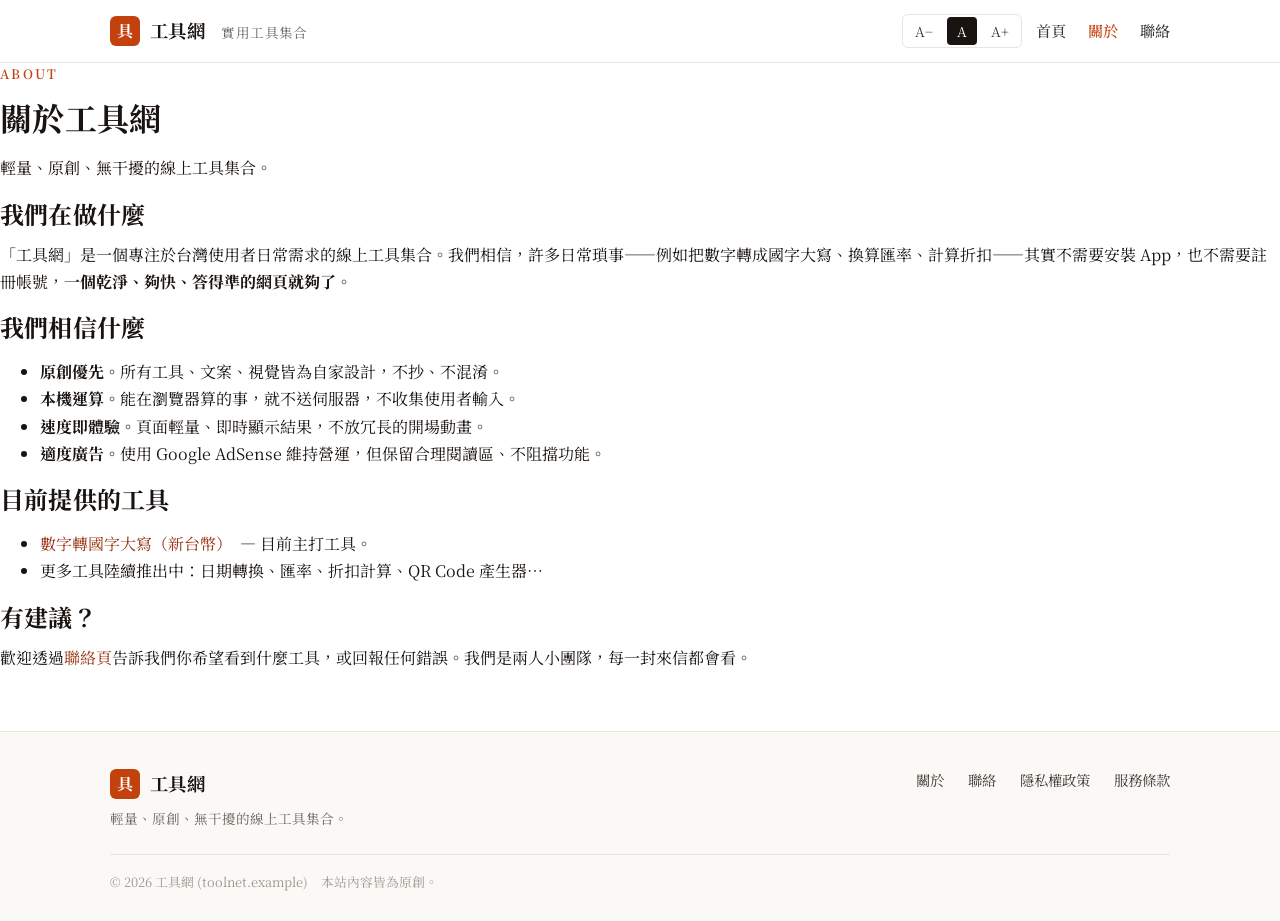
<file: project/about.html>
<!DOCTYPE html>
<html lang="zh-Hant-TW">
<head>
<meta charset="UTF-8" />
<meta name="viewport" content="width=device-width, initial-scale=1.0" />
<title>關於工具網｜About - 工具網</title>
<meta name="description" content="工具網是一個輕量、原創、無干擾的線上實用工具集合，致力於幫助使用者把日常的繁瑣小事一鍵搞定。" />
<link rel="canonical" href="https://example.com/about.html" />
<link rel="preconnect" href="https://fonts.googleapis.com" />
<link rel="preconnect" href="https://fonts.gstatic.com" crossorigin />
<link href="https://fonts.googleapis.com/css2?family=Noto+Serif+TC:wght@400;500;600;700&display=swap" rel="stylesheet" />
<link rel="stylesheet" href="styles.css" />
<script async src="https://pagead2.googlesyndication.com/pagead/js/adsbygoogle.js?client=ca-pub-7520385754428125" crossorigin="anonymous"></script>
</head>
<body>

<header class="site-header">
  <div class="site-header__inner">
    <a href="index.html" class="brand">
      <span class="brand__mark">具</span>
      <span class="brand__name">工具網<span class="brand__sub">　實用工具集合</span></span>
    </a>
    <div style="display:flex; align-items:center; gap:14px;">
      <div class="fs-toggle" aria-label="字體大小">
        <button data-fs="sm" type="button">A−</button>
        <button data-fs="md" type="button" class="is-active">A</button>
        <button data-fs="lg" type="button">A+</button>
      </div>
      <nav class="nav" aria-label="主選單">
        <a href="index.html">首頁</a>
        <a href="about.html" class="is-active">關於</a>
        <a href="contact.html">聯絡</a>
      </nav>
      <button class="menu-btn" aria-label="開啟選單" type="button">≡</button>
    </div>
  </div>
</header>

<main>
  <article class="page" data-screen-label="About">
    <p class="eyebrow">About</p>
    <h1>關於工具網</h1>
    <p class="lead">輕量、原創、無干擾的線上工具集合。</p>

    <h2>我們在做什麼</h2>
    <p>「工具網」是一個專注於台灣使用者日常需求的線上工具集合。我們相信，許多日常瑣事——例如把數字轉成國字大寫、換算匯率、計算折扣——其實不需要安裝 App，也不需要註冊帳號，<strong>一個乾淨、夠快、答得準的網頁就夠了</strong>。</p>

    <h2>我們相信什麼</h2>
    <ul>
      <li><strong>原創優先。</strong>所有工具、文案、視覺皆為自家設計，不抄、不混淆。</li>
      <li><strong>本機運算。</strong>能在瀏覽器算的事，就不送伺服器，不收集使用者輸入。</li>
      <li><strong>速度即體驗。</strong>頁面輕量、即時顯示結果，不放冗長的開場動畫。</li>
      <li><strong>適度廣告。</strong>使用 Google AdSense 維持營運，但保留合理閱讀區、不阻擋功能。</li>
    </ul>

    <h2>目前提供的工具</h2>
    <ul>
      <li><a href="index.html">數字轉國字大寫（新台幣）</a>　— 目前主打工具。</li>
      <li>更多工具陸續推出中：日期轉換、匯率、折扣計算、QR Code 產生器⋯</li>
    </ul>

    <h2>有建議？</h2>
    <p>歡迎透過<a href="contact.html">聯絡頁</a>告訴我們你希望看到什麼工具，或回報任何錯誤。我們是兩人小團隊，每一封來信都會看。</p>
  </article>
</main>

<footer class="site-footer">
  <div class="container">
    <div class="site-footer__inner">
      <div class="site-footer__brand">
        <a href="index.html" class="brand">
          <span class="brand__mark">具</span>
          <span class="brand__name">工具網</span>
        </a>
        <p>輕量、原創、無干擾的線上工具集合。</p>
      </div>
      <div class="footer-links">
        <a href="about.html">關於</a>
        <a href="contact.html">聯絡</a>
        <a href="privacy.html">隱私權政策</a>
        <a href="terms.html">服務條款</a>
      </div>
    </div>
    <div class="footer-copy">© 2026 工具網 (toolnet.example)　本站內容皆為原創。</div>
  </div>
</footer>

<script src="app.js"></script>
</body>
</html>
</file>
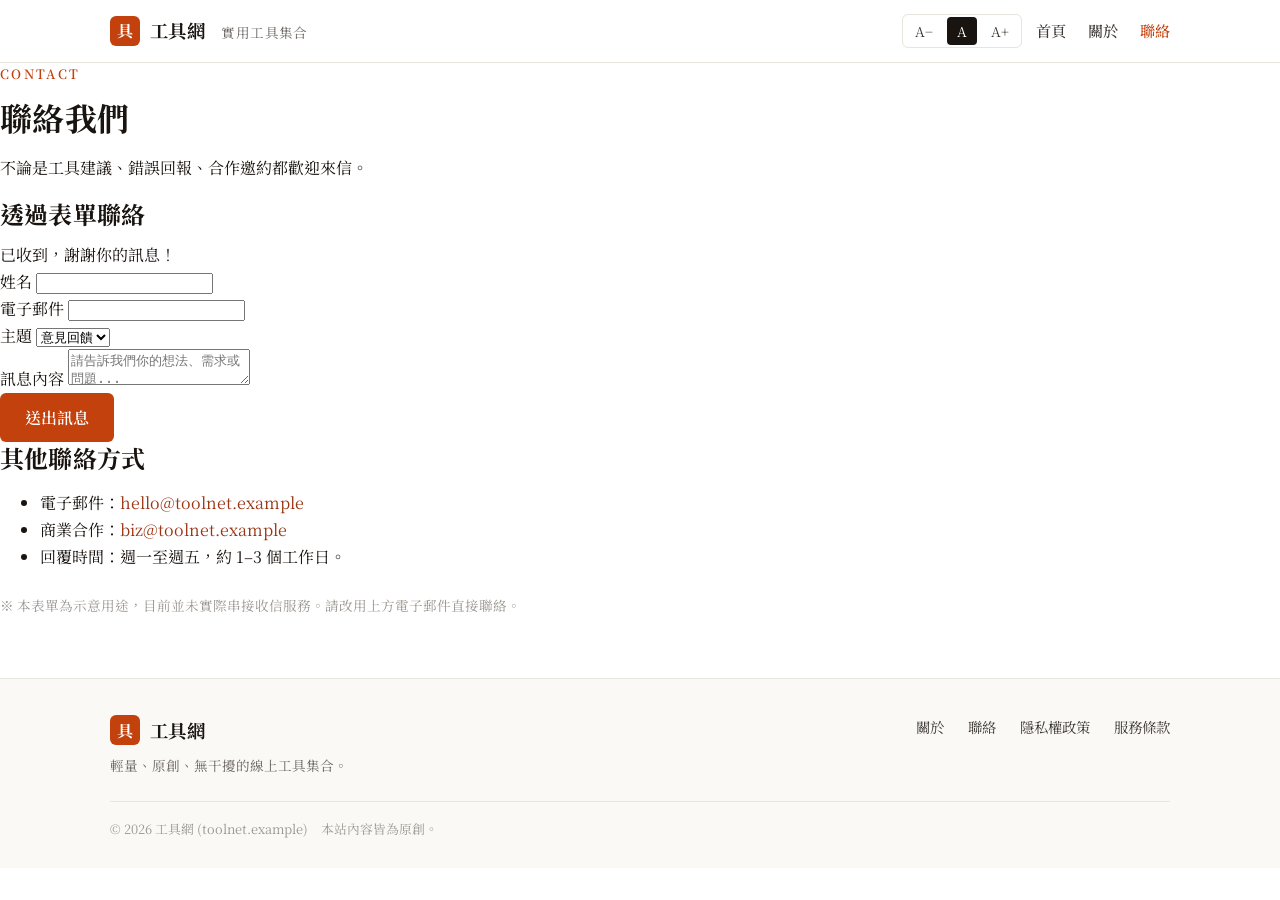
<file: project/contact.html>
<!DOCTYPE html>
<html lang="zh-Hant-TW">
<head>
<meta charset="UTF-8" />
<meta name="viewport" content="width=device-width, initial-scale=1.0" />
<title>聯絡我們｜Contact - 工具網</title>
<meta name="description" content="意見回饋、工具建議、錯誤回報、商業合作，請透過本頁聯絡工具網團隊。" />
<link rel="canonical" href="https://example.com/contact.html" />
<link rel="preconnect" href="https://fonts.googleapis.com" />
<link rel="preconnect" href="https://fonts.gstatic.com" crossorigin />
<link href="https://fonts.googleapis.com/css2?family=Noto+Serif+TC:wght@400;500;600;700&display=swap" rel="stylesheet" />
<link rel="stylesheet" href="styles.css" />
<script async src="https://pagead2.googlesyndication.com/pagead/js/adsbygoogle.js?client=ca-pub-7520385754428125" crossorigin="anonymous"></script>
</head>
<body>

<header class="site-header">
  <div class="site-header__inner">
    <a href="index.html" class="brand">
      <span class="brand__mark">具</span>
      <span class="brand__name">工具網<span class="brand__sub">　實用工具集合</span></span>
    </a>
    <div style="display:flex; align-items:center; gap:14px;">
      <div class="fs-toggle" aria-label="字體大小">
        <button data-fs="sm" type="button">A−</button>
        <button data-fs="md" type="button" class="is-active">A</button>
        <button data-fs="lg" type="button">A+</button>
      </div>
      <nav class="nav" aria-label="主選單">
        <a href="index.html">首頁</a>
        <a href="about.html">關於</a>
        <a href="contact.html" class="is-active">聯絡</a>
      </nav>
      <button class="menu-btn" aria-label="開啟選單" type="button">≡</button>
    </div>
  </div>
</header>

<main>
  <article class="page" data-screen-label="Contact">
    <p class="eyebrow">Contact</p>
    <h1>聯絡我們</h1>
    <p class="lead">不論是工具建議、錯誤回報、合作邀約都歡迎來信。</p>

    <h2>透過表單聯絡</h2>
    <form class="contact-form" novalidate>
      <div class="form-success">已收到，謝謝你的訊息！</div>

      <div class="field-row">
        <label for="c-name">姓名</label>
        <input id="c-name" type="text" required />
      </div>

      <div class="field-row">
        <label for="c-email">電子郵件</label>
        <input id="c-email" type="email" required />
      </div>

      <div class="field-row">
        <label for="c-topic">主題</label>
        <select id="c-topic">
          <option>意見回饋</option>
          <option>錯誤回報</option>
          <option>工具建議</option>
          <option>商業合作</option>
          <option>其他</option>
        </select>
      </div>

      <div class="field-row">
        <label for="c-msg">訊息內容</label>
        <textarea id="c-msg" placeholder="請告訴我們你的想法、需求或問題..."></textarea>
      </div>

      <div>
        <button type="submit" class="btn btn--primary">送出訊息</button>
      </div>
    </form>

    <h2>其他聯絡方式</h2>
    <ul>
      <li>電子郵件：<a href="mailto:hello@toolnet.example">hello@toolnet.example</a></li>
      <li>商業合作：<a href="mailto:biz@toolnet.example">biz@toolnet.example</a></li>
      <li>回覆時間：週一至週五，約 1–3 個工作日。</li>
    </ul>

    <p style="color:var(--ink-400); font-size:.85rem; margin-top:24px;">※ 本表單為示意用途，目前並未實際串接收信服務。請改用上方電子郵件直接聯絡。</p>
  </article>
</main>

<footer class="site-footer">
  <div class="container">
    <div class="site-footer__inner">
      <div class="site-footer__brand">
        <a href="index.html" class="brand">
          <span class="brand__mark">具</span>
          <span class="brand__name">工具網</span>
        </a>
        <p>輕量、原創、無干擾的線上工具集合。</p>
      </div>
      <div class="footer-links">
        <a href="about.html">關於</a>
        <a href="contact.html">聯絡</a>
        <a href="privacy.html">隱私權政策</a>
        <a href="terms.html">服務條款</a>
      </div>
    </div>
    <div class="footer-copy">© 2026 工具網 (toolnet.example)　本站內容皆為原創。</div>
  </div>
</footer>

<script src="app.js"></script>
</body>
</html>
</file>
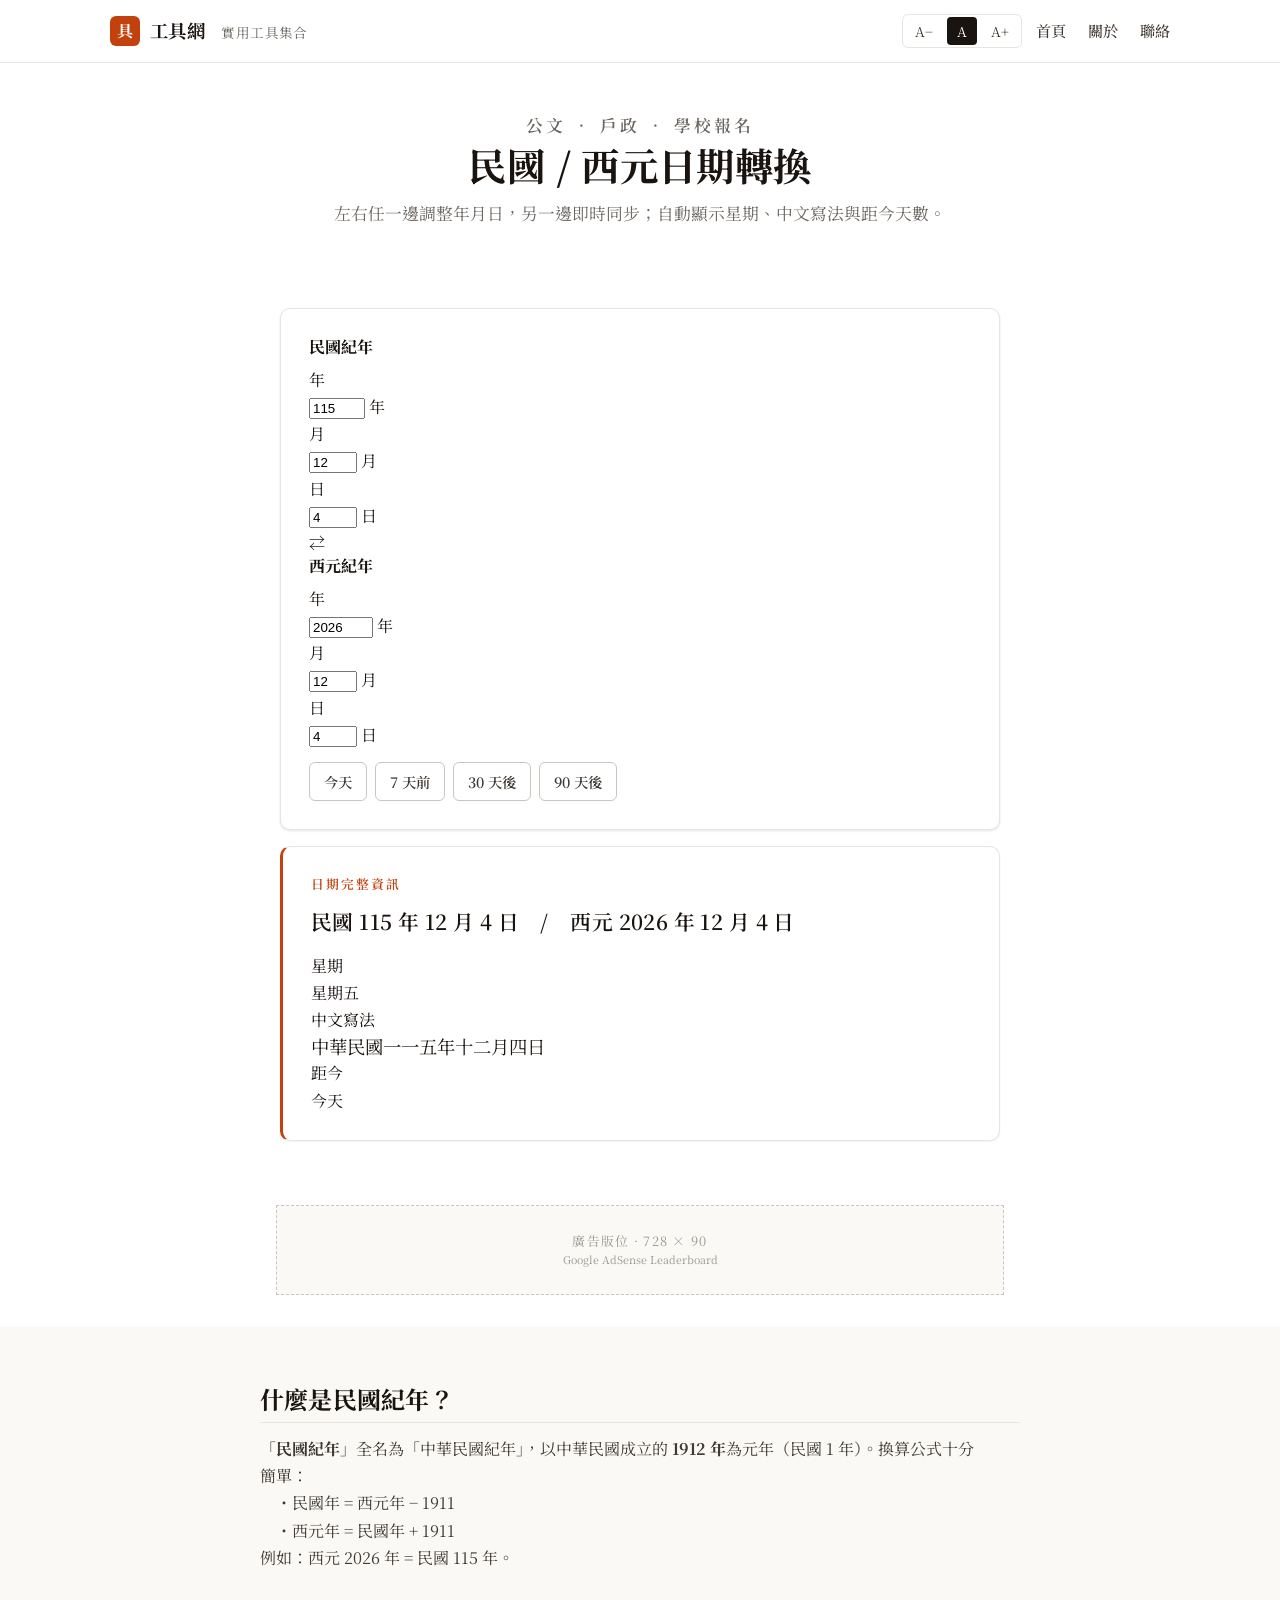
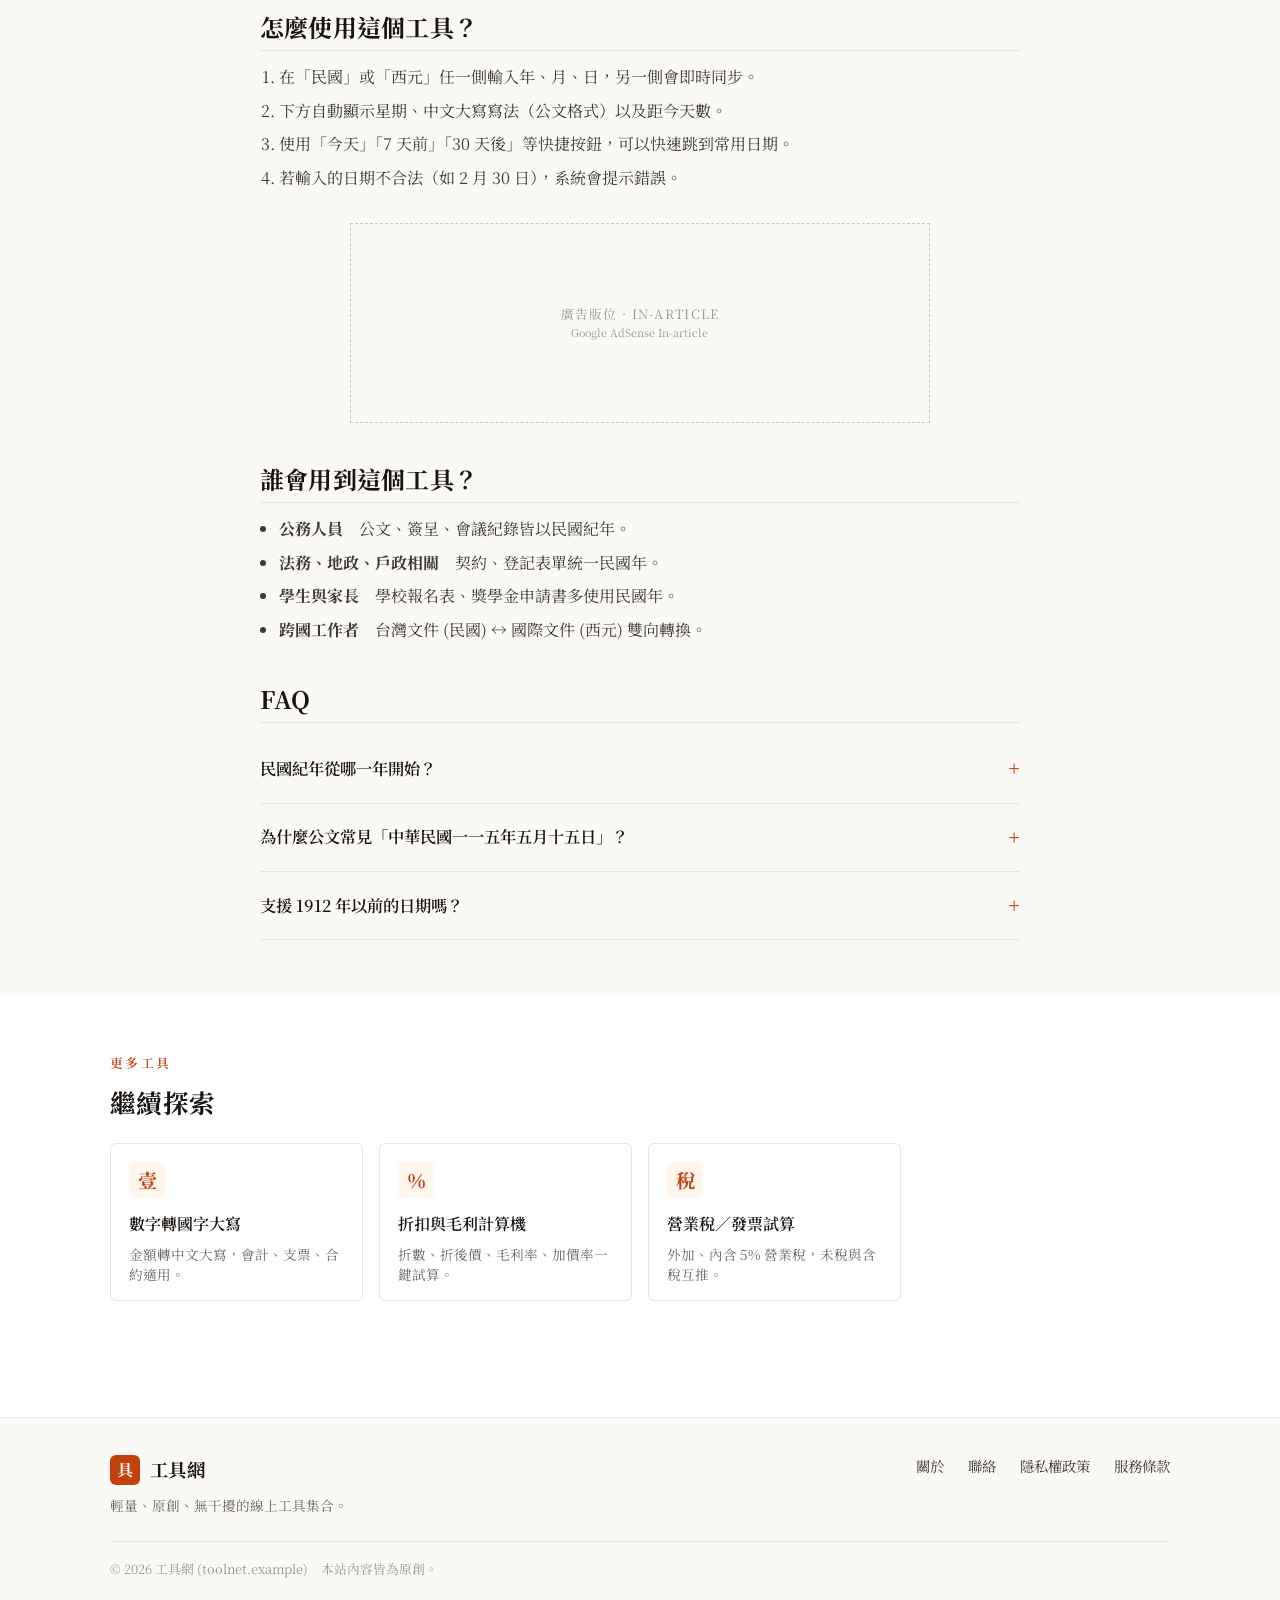
<file: project/date-converter.html>
<!DOCTYPE html>
<html lang="zh-Hant-TW">
<head>
<meta charset="UTF-8" />
<meta name="viewport" content="width=device-width, initial-scale=1.0" />
<title>民國 / 西元日期轉換器｜年份換算 + 中文寫法 - 工具網</title>
<meta name="description" content="免費線上民國／西元日期轉換工具：民國年與西元年雙向互換，自動顯示星期、中文大寫日期、距今天數，公文、合約、戶政、學校報名適用。" />
<meta name="keywords" content="民國轉西元,西元轉民國,民國年,日期轉換,中華民國紀年,中文日期" />
<link rel="canonical" href="https://example.com/date-converter.html" />
<meta property="og:title" content="民國 / 西元日期轉換器 - 工具網" />
<meta property="og:description" content="民國年與西元年雙向互換，自動顯示星期與中文寫法。" />
<meta property="og:type" content="website" />
<meta property="og:locale" content="zh_TW" />

<link rel="preconnect" href="https://fonts.googleapis.com" />
<link rel="preconnect" href="https://fonts.gstatic.com" crossorigin />
<link href="https://fonts.googleapis.com/css2?family=Noto+Serif+TC:wght@400;500;600;700&display=swap" rel="stylesheet" />
<link rel="stylesheet" href="styles.css" />

<script type="application/ld+json">
{
  "@context": "https://schema.org",
  "@type": "WebApplication",
  "name": "民國／西元日期轉換器",
  "applicationCategory": "UtilitiesApplication",
  "operatingSystem": "All",
  "url": "https://example.com/date-converter.html",
  "offers": { "@type": "Offer", "price": "0", "priceCurrency": "TWD" }
}
</script>
<script async src="https://pagead2.googlesyndication.com/pagead/js/adsbygoogle.js?client=ca-pub-7520385754428125" crossorigin="anonymous"></script>
</head>
<body>

<header class="site-header">
  <div class="site-header__inner">
    <a href="index.html" class="brand">
      <span class="brand__mark">具</span>
      <span class="brand__name">工具網<span class="brand__sub">　實用工具集合</span></span>
    </a>
    <div style="display:flex; align-items:center; gap:14px;">
      <div class="fs-toggle" aria-label="字體大小">
        <button data-fs="sm" type="button">A−</button>
        <button data-fs="md" type="button" class="is-active">A</button>
        <button data-fs="lg" type="button">A+</button>
      </div>
      <nav class="nav" aria-label="主選單">
        <a href="index.html">首頁</a>
        <a href="about.html">關於</a>
        <a href="contact.html">聯絡</a>
      </nav>
      <button class="menu-btn" aria-label="開啟選單" type="button">≡</button>
    </div>
  </div>
</header>

<main>
  <section class="hero" data-screen-label="01 Hero">
    <div class="container">
      <p class="eyebrow">公文 ‧ 戶政 ‧ 學校報名</p>
      <h1>民國 / 西元日期轉換</h1>
      <p>左右任一邊調整年月日，另一邊即時同步；自動顯示星期、中文寫法與距今天數。</p>
    </div>
  </section>

  <section class="section--tight">
    <div class="tool" data-tool="date">
      <div class="dual">
        <div class="dual__col">
          <h4>民國紀年</h4>
          <div class="field-grid" style="grid-template-columns: 1fr 1fr 1fr;">
            <div class="field">
              <label class="field__label" for="r-year">年</label>
              <div class="field__input-wrap">
                <input id="r-year" class="field__input" type="number" min="1" max="999" inputmode="numeric" />
                <span class="field__suffix">年</span>
              </div>
            </div>
            <div class="field">
              <label class="field__label" for="r-month">月</label>
              <div class="field__input-wrap">
                <input id="r-month" class="field__input" type="number" min="1" max="12" inputmode="numeric" />
                <span class="field__suffix">月</span>
              </div>
            </div>
            <div class="field">
              <label class="field__label" for="r-day">日</label>
              <div class="field__input-wrap">
                <input id="r-day" class="field__input" type="number" min="1" max="31" inputmode="numeric" />
                <span class="field__suffix">日</span>
              </div>
            </div>
          </div>
        </div>

        <div class="dual__arrow" aria-hidden="true">⇄</div>

        <div class="dual__col">
          <h4>西元紀年</h4>
          <div class="field-grid" style="grid-template-columns: 1.4fr 1fr 1fr;">
            <div class="field">
              <label class="field__label" for="g-year">年</label>
              <div class="field__input-wrap">
                <input id="g-year" class="field__input" type="number" min="1912" max="2999" inputmode="numeric" />
                <span class="field__suffix">年</span>
              </div>
            </div>
            <div class="field">
              <label class="field__label" for="g-month">月</label>
              <div class="field__input-wrap">
                <input id="g-month" class="field__input" type="number" min="1" max="12" inputmode="numeric" />
                <span class="field__suffix">月</span>
              </div>
            </div>
            <div class="field">
              <label class="field__label" for="g-day">日</label>
              <div class="field__input-wrap">
                <input id="g-day" class="field__input" type="number" min="1" max="31" inputmode="numeric" />
                <span class="field__suffix">日</span>
              </div>
            </div>
          </div>
        </div>
      </div>

      <div style="display:flex; gap:8px; flex-wrap:wrap; margin-top:14px;">
        <button type="button" class="btn btn--ghost btn--sm" data-preset="today">今天</button>
        <button type="button" class="btn btn--ghost btn--sm" data-preset="-7">7 天前</button>
        <button type="button" class="btn btn--ghost btn--sm" data-preset="+30">30 天後</button>
        <button type="button" class="btn btn--ghost btn--sm" data-preset="+90">90 天後</button>
      </div>

      <div class="tool__error" data-date-error role="alert" aria-live="polite"></div>
    </div>

    <div class="result">
      <div class="result__main" data-date-result style="display:none;">
        <div class="result__caption">日期完整資訊</div>
        <p class="result__value" data-date-main></p>
        <div class="stats" style="margin-top:14px;">
          <div class="stat">
            <div class="stat__label">星期</div>
            <div class="stat__value" data-date-weekday>—</div>
          </div>
          <div class="stat">
            <div class="stat__label">中文寫法</div>
            <div class="stat__value" data-date-chinese style="font-size:1.15rem; line-height:1.4;">—</div>
          </div>
          <div class="stat">
            <div class="stat__label">距今</div>
            <div class="stat__value" data-date-diff>—</div>
          </div>
        </div>
      </div>
      <div class="placeholder-state" data-date-placeholder>輸入民國或西元日期，立即同步換算。</div>
    </div>
  </section>

  <div class="container">
    <div class="ad-slot ad-leader" aria-label="廣告版位">
      <div class="ad-slot__inner">廣告版位 · 728 × 90<br/><small style="text-transform:none;letter-spacing:0;">Google AdSense Leaderboard</small></div>
    </div>
  </div>

  <section class="section section--alt">
    <div class="container">
      <div class="seo">

        <h2>什麼是民國紀年？</h2>
        <p>「<strong>民國紀年</strong>」全名為「中華民國紀年」，以中華民國成立的 <strong>1912 年</strong>為元年（民國 1 年）。換算公式十分簡單：<br/>　・民國年 = 西元年 − 1911<br/>　・西元年 = 民國年 + 1911<br/>例如：西元 2026 年 = 民國 115 年。</p>

        <h2>怎麼使用這個工具？</h2>
        <ol>
          <li>在「民國」或「西元」任一側輸入年、月、日，另一側會即時同步。</li>
          <li>下方自動顯示星期、中文大寫寫法（公文格式）以及距今天數。</li>
          <li>使用「今天」「7 天前」「30 天後」等快捷按鈕，可以快速跳到常用日期。</li>
          <li>若輸入的日期不合法（如 2 月 30 日），系統會提示錯誤。</li>
        </ol>

        <div class="ad-slot ad-inarticle" aria-label="文章中廣告">
          <div class="ad-slot__inner">廣告版位 · In-Article<br/><small style="text-transform:none;letter-spacing:0;">Google AdSense In-article</small></div>
        </div>

        <h2>誰會用到這個工具？</h2>
        <ul>
          <li><strong>公務人員</strong>　公文、簽呈、會議紀錄皆以民國紀年。</li>
          <li><strong>法務、地政、戶政相關</strong>　契約、登記表單統一民國年。</li>
          <li><strong>學生與家長</strong>　學校報名表、獎學金申請書多使用民國年。</li>
          <li><strong>跨國工作者</strong>　台灣文件 (民國) ↔ 國際文件 (西元) 雙向轉換。</li>
        </ul>

        <h2>FAQ</h2>

        <details class="faq__item">
          <summary class="faq__q">民國紀年從哪一年開始？</summary>
          <div class="faq__a">
            <p>從西元 1912 年起算，當年為民國 1 年。1911 年（清宣統 3 年）並無對應的民國年份。</p>
          </div>
        </details>

        <details class="faq__item">
          <summary class="faq__q">為什麼公文常見「中華民國一一五年五月十五日」？</summary>
          <div class="faq__a">
            <p>這是公文程式條例規範的「中文大寫」寫法，使用「一二三」搭配「年／月／日」單位，數字逐字寫出（不用千百拾單位）。本工具的「中文寫法」欄即按此格式輸出。</p>
          </div>
        </details>

        <details class="faq__item">
          <summary class="faq__q">支援 1912 年以前的日期嗎？</summary>
          <div class="faq__a">
            <p>由於民國紀年始於 1912 年，本工具僅支援 1912 年以後的日期換算。如需查詢清代或更早期日期，建議使用專門的年表工具。</p>
          </div>
        </details>

      </div>
    </div>
  </section>

  <section class="section">
    <div class="container">
      <p class="eyebrow">更多工具</p>
      <h2 style="font-size:1.6rem;">繼續探索</h2>
      <div class="tools-grid">
        <a class="tool-card" href="index.html">
          <span class="tool-card__icon">壹</span>
          <span class="tool-card__title">數字轉國字大寫</span>
          <span class="tool-card__desc">金額轉中文大寫，會計、支票、合約適用。</span>
        </a>
        <a class="tool-card" href="discount.html">
          <span class="tool-card__icon">％</span>
          <span class="tool-card__title">折扣與毛利計算機</span>
          <span class="tool-card__desc">折數、折後價、毛利率、加價率一鍵試算。</span>
        </a>
        <a class="tool-card" href="vat.html">
          <span class="tool-card__icon">稅</span>
          <span class="tool-card__title">營業稅／發票試算</span>
          <span class="tool-card__desc">外加、內含 5% 營業稅，未稅與含稅互推。</span>
        </a>
      </div>
    </div>
  </section>

</main>

<footer class="site-footer">
  <div class="container">
    <div class="site-footer__inner">
      <div class="site-footer__brand">
        <a href="index.html" class="brand">
          <span class="brand__mark">具</span><span class="brand__name">工具網</span>
        </a>
        <p>輕量、原創、無干擾的線上工具集合。</p>
      </div>
      <div class="footer-links">
        <a href="about.html">關於</a>
        <a href="contact.html">聯絡</a>
        <a href="privacy.html">隱私權政策</a>
        <a href="terms.html">服務條款</a>
      </div>
    </div>
    <div class="footer-copy">© 2026 工具網 (toolnet.example)　本站內容皆為原創。</div>
  </div>
</footer>

<script src="app.js"></script>
<script src="tools-date.js"></script>
</body>
</html>
</file>
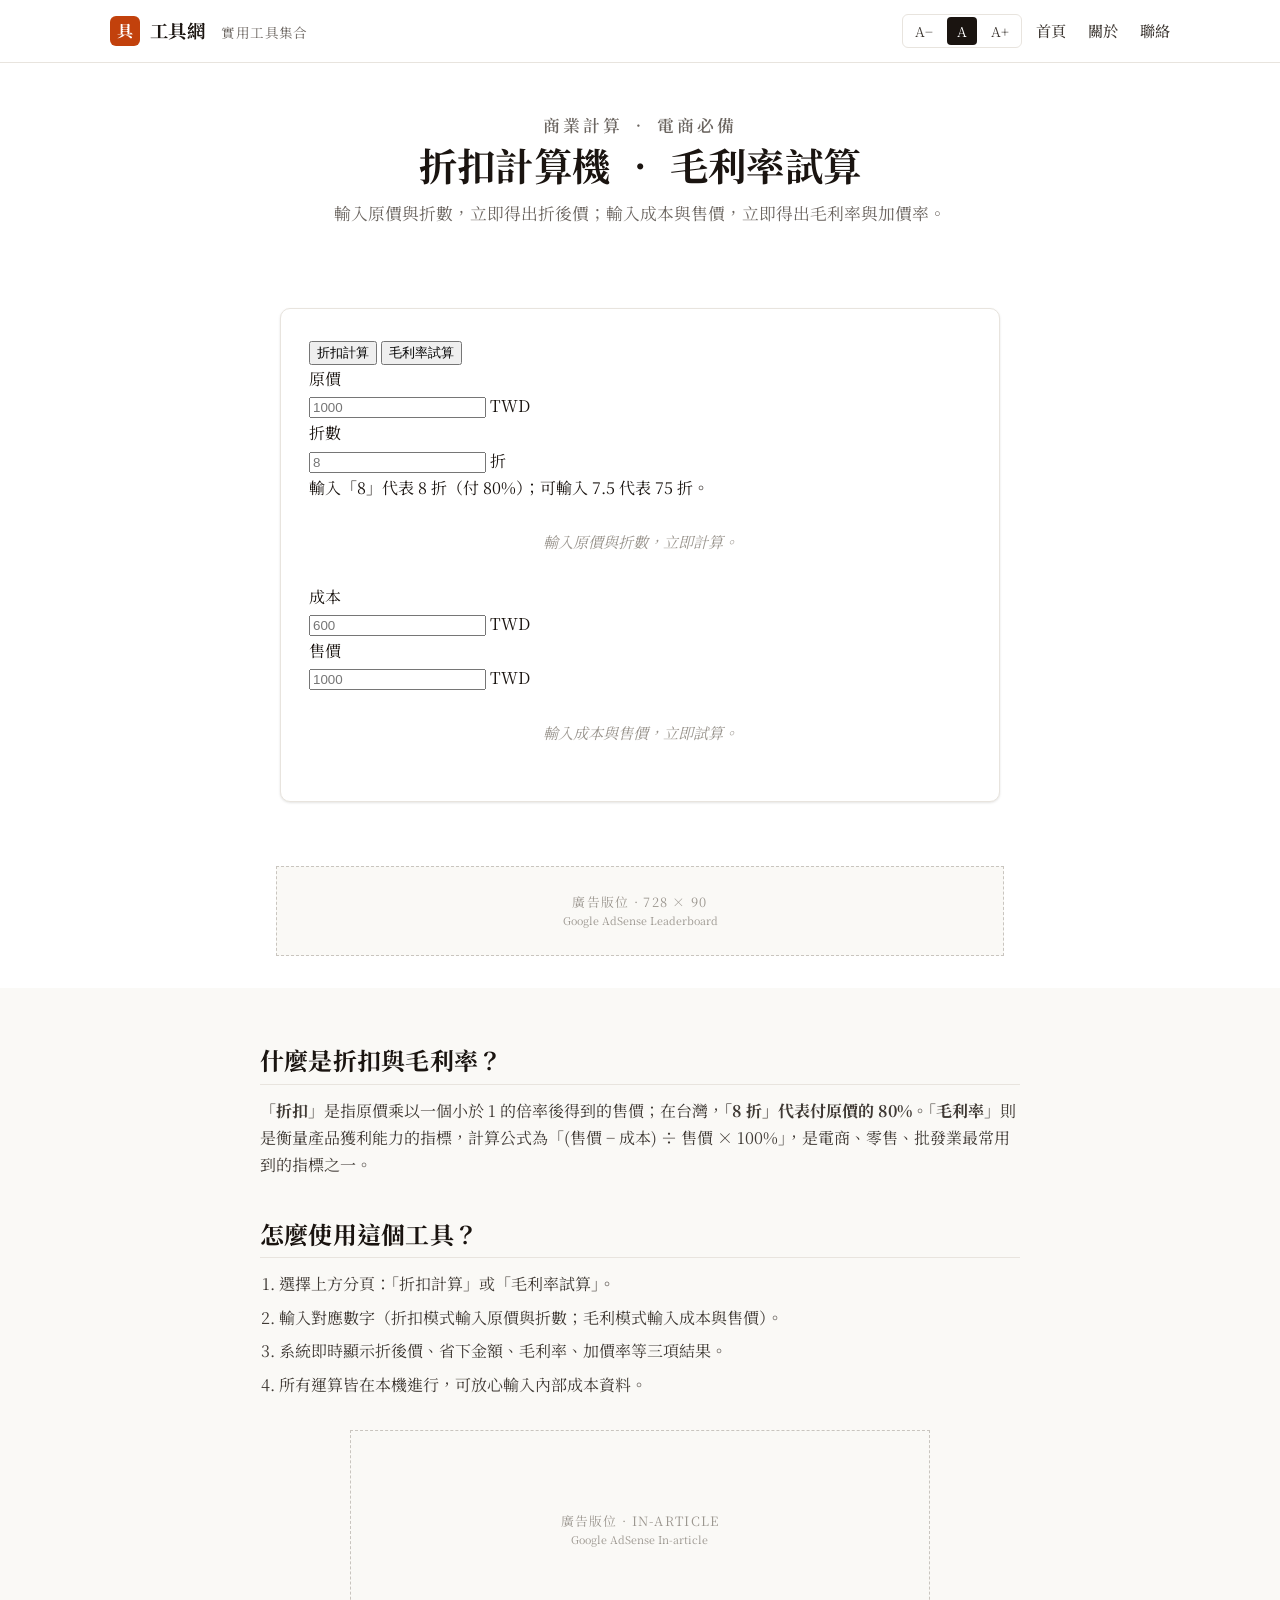
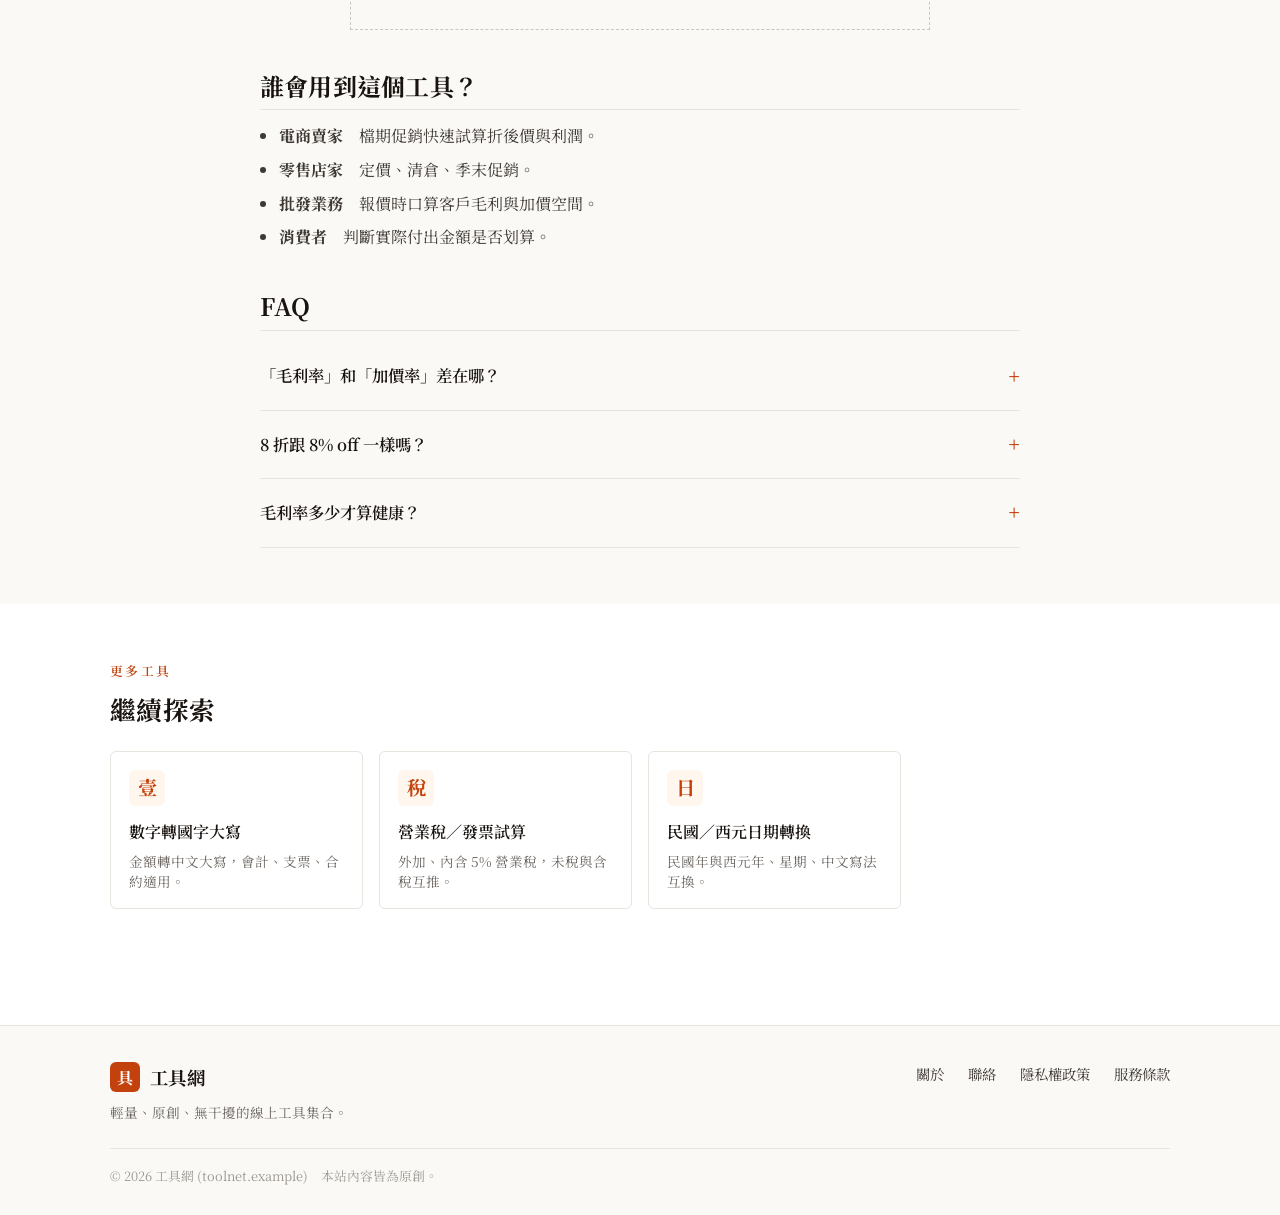
<file: project/discount.html>
<!DOCTYPE html>
<html lang="zh-Hant-TW">
<head>
<meta charset="UTF-8" />
<meta name="viewport" content="width=device-width, initial-scale=1.0" />
<title>折扣計算機 ‧ 毛利率試算｜線上免費工具 - 工具網</title>
<meta name="description" content="免費線上折扣與毛利計算機：輸入原價、折數即得折後價與省下金額；輸入成本、售價即得毛利、毛利率與加價率，電商、零售、批發商必備。" />
<meta name="keywords" content="折扣計算機,毛利率計算,折數換算,售價計算,加價率,電商工具" />
<link rel="canonical" href="https://example.com/discount.html" />
<meta property="og:title" content="折扣計算機 ‧ 毛利率試算 - 工具網" />
<meta property="og:description" content="一鍵算出折後價與毛利率，電商與零售業必備工具。" />
<meta property="og:type" content="website" />
<meta property="og:locale" content="zh_TW" />

<link rel="preconnect" href="https://fonts.googleapis.com" />
<link rel="preconnect" href="https://fonts.gstatic.com" crossorigin />
<link href="https://fonts.googleapis.com/css2?family=Noto+Serif+TC:wght@400;500;600;700&display=swap" rel="stylesheet" />
<link rel="stylesheet" href="styles.css" />

<script type="application/ld+json">
{
  "@context": "https://schema.org",
  "@type": "WebApplication",
  "name": "折扣與毛利計算機",
  "applicationCategory": "BusinessApplication",
  "operatingSystem": "All",
  "url": "https://example.com/discount.html",
  "offers": { "@type": "Offer", "price": "0", "priceCurrency": "TWD" }
}
</script>
<script async src="https://pagead2.googlesyndication.com/pagead/js/adsbygoogle.js?client=ca-pub-7520385754428125" crossorigin="anonymous"></script>
</head>
<body>

<header class="site-header">
  <div class="site-header__inner">
    <a href="index.html" class="brand">
      <span class="brand__mark">具</span>
      <span class="brand__name">工具網<span class="brand__sub">　實用工具集合</span></span>
    </a>
    <div style="display:flex; align-items:center; gap:14px;">
      <div class="fs-toggle" aria-label="字體大小">
        <button data-fs="sm" type="button">A−</button>
        <button data-fs="md" type="button" class="is-active">A</button>
        <button data-fs="lg" type="button">A+</button>
      </div>
      <nav class="nav" aria-label="主選單">
        <a href="index.html">首頁</a>
        <a href="about.html">關於</a>
        <a href="contact.html">聯絡</a>
      </nav>
      <button class="menu-btn" aria-label="開啟選單" type="button">≡</button>
    </div>
  </div>
</header>

<main>
  <section class="hero" data-screen-label="01 Hero">
    <div class="container">
      <p class="eyebrow">商業計算 ‧ 電商必備</p>
      <h1>折扣計算機 ‧ 毛利率試算</h1>
      <p>輸入原價與折數，立即得出折後價；輸入成本與售價，立即得出毛利率與加價率。</p>
    </div>
  </section>

  <section class="section--tight">
    <div class="tool" data-tool="discount-margin">
      <div class="tabs" role="tablist">
        <button class="tabs__btn is-active" data-tab="discount" role="tab">折扣計算</button>
        <button class="tabs__btn" data-tab="margin" role="tab">毛利率試算</button>
      </div>

      <!-- ========== 折扣 ========== -->
      <div class="tab-panel is-active" data-panel="discount">
        <div class="field-grid">
          <div class="field">
            <label class="field__label" for="d-price">原價</label>
            <div class="field__input-wrap">
              <input id="d-price" class="field__input" type="text" inputmode="decimal" placeholder="1000" />
              <span class="field__suffix">TWD</span>
            </div>
          </div>
          <div class="field">
            <label class="field__label" for="d-disc">折數</label>
            <div class="field__input-wrap">
              <input id="d-disc" class="field__input" type="text" inputmode="decimal" placeholder="8" />
              <span class="field__suffix">折</span>
            </div>
            <span class="field__hint">輸入「8」代表 8 折（付 80%）；可輸入 7.5 代表 75 折。</span>
          </div>
        </div>

        <div class="stats" data-discount-stats style="display:none;">
          <div class="stat stat--accent">
            <div class="stat__label">折後價</div>
            <div class="stat__value" data-d-final>—</div>
            <div class="stat__sub" data-d-percent></div>
          </div>
          <div class="stat">
            <div class="stat__label">省下金額</div>
            <div class="stat__value" data-d-save>—</div>
            <div class="stat__sub" data-d-off></div>
          </div>
          <div class="stat">
            <div class="stat__label">折扣率</div>
            <div class="stat__value" data-d-rate>—</div>
            <div class="stat__sub">相當於 %</div>
          </div>
        </div>
        <div class="placeholder-state" data-discount-placeholder>輸入原價與折數，立即計算。</div>
      </div>

      <!-- ========== 毛利率 ========== -->
      <div class="tab-panel" data-panel="margin">
        <div class="field-grid">
          <div class="field">
            <label class="field__label" for="m-cost">成本</label>
            <div class="field__input-wrap">
              <input id="m-cost" class="field__input" type="text" inputmode="decimal" placeholder="600" />
              <span class="field__suffix">TWD</span>
            </div>
          </div>
          <div class="field">
            <label class="field__label" for="m-price">售價</label>
            <div class="field__input-wrap">
              <input id="m-price" class="field__input" type="text" inputmode="decimal" placeholder="1000" />
              <span class="field__suffix">TWD</span>
            </div>
          </div>
        </div>

        <div class="stats" data-margin-stats style="display:none;">
          <div class="stat stat--accent">
            <div class="stat__label">毛利</div>
            <div class="stat__value" data-m-profit>—</div>
            <div class="stat__sub">售價 − 成本</div>
          </div>
          <div class="stat">
            <div class="stat__label">毛利率</div>
            <div class="stat__value" data-m-margin>—</div>
            <div class="stat__sub">毛利 ÷ 售價</div>
          </div>
          <div class="stat">
            <div class="stat__label">加價率</div>
            <div class="stat__value" data-m-markup>—</div>
            <div class="stat__sub">毛利 ÷ 成本</div>
          </div>
        </div>
        <div class="placeholder-state" data-margin-placeholder>輸入成本與售價，立即試算。</div>
      </div>
    </div>
  </section>

  <div class="container">
    <div class="ad-slot ad-leader" aria-label="廣告版位">
      <div class="ad-slot__inner">廣告版位 · 728 × 90<br/><small style="text-transform:none;letter-spacing:0;">Google AdSense Leaderboard</small></div>
    </div>
  </div>

  <section class="section section--alt">
    <div class="container">
      <div class="seo">
        <h2>什麼是折扣與毛利率？</h2>
        <p>「<strong>折扣</strong>」是指原價乘以一個小於 1 的倍率後得到的售價；在台灣，<strong>「8 折」代表付原價的 80%</strong>。「<strong>毛利率</strong>」則是衡量產品獲利能力的指標，計算公式為「(售價 − 成本) ÷ 售價 × 100%」，是電商、零售、批發業最常用到的指標之一。</p>

        <h2>怎麼使用這個工具？</h2>
        <ol>
          <li>選擇上方分頁：「折扣計算」或「毛利率試算」。</li>
          <li>輸入對應數字（折扣模式輸入原價與折數；毛利模式輸入成本與售價）。</li>
          <li>系統即時顯示折後價、省下金額、毛利率、加價率等三項結果。</li>
          <li>所有運算皆在本機進行，可放心輸入內部成本資料。</li>
        </ol>

        <div class="ad-slot ad-inarticle" aria-label="文章中廣告">
          <div class="ad-slot__inner">廣告版位 · In-Article<br/><small style="text-transform:none;letter-spacing:0;">Google AdSense In-article</small></div>
        </div>

        <h2>誰會用到這個工具？</h2>
        <ul>
          <li><strong>電商賣家</strong>　檔期促銷快速試算折後價與利潤。</li>
          <li><strong>零售店家</strong>　定價、清倉、季末促銷。</li>
          <li><strong>批發業務</strong>　報價時口算客戶毛利與加價空間。</li>
          <li><strong>消費者</strong>　判斷實際付出金額是否划算。</li>
        </ul>

        <h2>FAQ</h2>

        <details class="faq__item">
          <summary class="faq__q">「毛利率」和「加價率」差在哪？</summary>
          <div class="faq__a">
            <p>毛利率的分母是「<strong>售價</strong>」（毛利 ÷ 售價），加價率的分母是「<strong>成本</strong>」（毛利 ÷ 成本）。同一商品的加價率永遠大於毛利率，業界常見混用，記得確認對方用哪個定義。</p>
          </div>
        </details>

        <details class="faq__item">
          <summary class="faq__q">8 折跟 8% off 一樣嗎？</summary>
          <div class="faq__a">
            <p>不一樣。<strong>8 折</strong>代表付原價的 80%（折扣 20%），<strong>8% off</strong> 代表只折 8%（付 92%）。本工具的「折數」欄是台灣慣用法，輸入 8 = 8 折。</p>
          </div>
        </details>

        <details class="faq__item">
          <summary class="faq__q">毛利率多少才算健康？</summary>
          <div class="faq__a">
            <p>因產業而異：日用品零售 10–25%、服飾 40–60%、餐飲 60–70%、軟體服務 70%+。記得毛利率還沒扣行銷、人事、租金等費用，最終淨利率會更低。</p>
          </div>
        </details>

      </div>
    </div>
  </section>

  <section class="section">
    <div class="container">
      <p class="eyebrow">更多工具</p>
      <h2 style="font-size:1.6rem;">繼續探索</h2>
      <div class="tools-grid">
        <a class="tool-card" href="index.html">
          <span class="tool-card__icon">壹</span>
          <span class="tool-card__title">數字轉國字大寫</span>
          <span class="tool-card__desc">金額轉中文大寫，會計、支票、合約適用。</span>
        </a>
        <a class="tool-card" href="vat.html">
          <span class="tool-card__icon">稅</span>
          <span class="tool-card__title">營業稅／發票試算</span>
          <span class="tool-card__desc">外加、內含 5% 營業稅，未稅與含稅互推。</span>
        </a>
        <a class="tool-card" href="date-converter.html">
          <span class="tool-card__icon">日</span>
          <span class="tool-card__title">民國／西元日期轉換</span>
          <span class="tool-card__desc">民國年與西元年、星期、中文寫法互換。</span>
        </a>
      </div>
    </div>
  </section>

</main>

<footer class="site-footer">
  <div class="container">
    <div class="site-footer__inner">
      <div class="site-footer__brand">
        <a href="index.html" class="brand">
          <span class="brand__mark">具</span><span class="brand__name">工具網</span>
        </a>
        <p>輕量、原創、無干擾的線上工具集合。</p>
      </div>
      <div class="footer-links">
        <a href="about.html">關於</a>
        <a href="contact.html">聯絡</a>
        <a href="privacy.html">隱私權政策</a>
        <a href="terms.html">服務條款</a>
      </div>
    </div>
    <div class="footer-copy">© 2026 工具網 (toolnet.example)　本站內容皆為原創。</div>
  </div>
</footer>

<script src="app.js"></script>
<script src="tools-discount.js"></script>
</body>
</html>
</file>
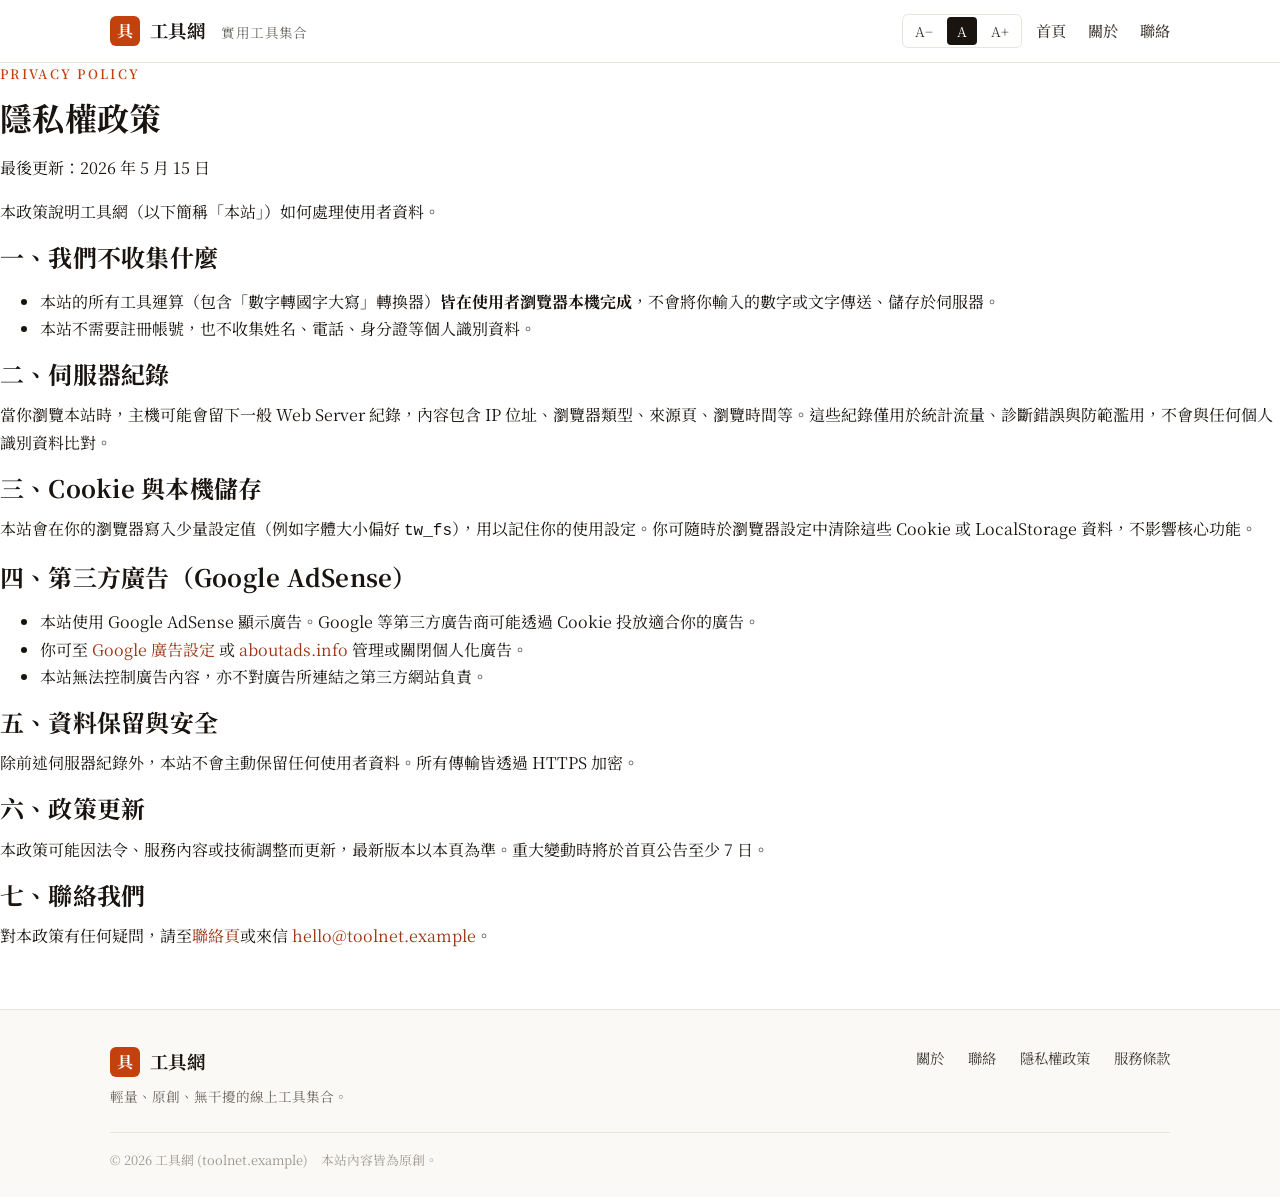
<file: project/privacy.html>
<!DOCTYPE html>
<html lang="zh-Hant-TW">
<head>
<meta charset="UTF-8" />
<meta name="viewport" content="width=device-width, initial-scale=1.0" />
<title>隱私權政策｜Privacy Policy - 工具網</title>
<meta name="description" content="工具網的隱私權政策：說明本站如何處理使用者輸入、Cookie、Google AdSense 第三方廣告、伺服器紀錄等資訊。" />
<link rel="canonical" href="https://example.com/privacy.html" />
<link rel="preconnect" href="https://fonts.googleapis.com" />
<link rel="preconnect" href="https://fonts.gstatic.com" crossorigin />
<link href="https://fonts.googleapis.com/css2?family=Noto+Serif+TC:wght@400;500;600;700&display=swap" rel="stylesheet" />
<link rel="stylesheet" href="styles.css" />
<script async src="https://pagead2.googlesyndication.com/pagead/js/adsbygoogle.js?client=ca-pub-7520385754428125" crossorigin="anonymous"></script>
</head>
<body>

<header class="site-header">
  <div class="site-header__inner">
    <a href="index.html" class="brand">
      <span class="brand__mark">具</span>
      <span class="brand__name">工具網<span class="brand__sub">　實用工具集合</span></span>
    </a>
    <div style="display:flex; align-items:center; gap:14px;">
      <div class="fs-toggle" aria-label="字體大小">
        <button data-fs="sm" type="button">A−</button>
        <button data-fs="md" type="button" class="is-active">A</button>
        <button data-fs="lg" type="button">A+</button>
      </div>
      <nav class="nav" aria-label="主選單">
        <a href="index.html">首頁</a>
        <a href="about.html">關於</a>
        <a href="contact.html">聯絡</a>
      </nav>
      <button class="menu-btn" aria-label="開啟選單" type="button">≡</button>
    </div>
  </div>
</header>

<main>
  <article class="page" data-screen-label="Privacy">
    <p class="eyebrow">Privacy Policy</p>
    <h1>隱私權政策</h1>
    <p class="meta">最後更新：2026 年 5 月 15 日</p>
    <p class="lead">本政策說明工具網（以下簡稱「本站」）如何處理使用者資料。</p>

    <h2>一、我們不收集什麼</h2>
    <ul>
      <li>本站的所有工具運算（包含「數字轉國字大寫」轉換器）<strong>皆在使用者瀏覽器本機完成</strong>，不會將你輸入的數字或文字傳送、儲存於伺服器。</li>
      <li>本站不需要註冊帳號，也不收集姓名、電話、身分證等個人識別資料。</li>
    </ul>

    <h2>二、伺服器紀錄</h2>
    <p>當你瀏覽本站時，主機可能會留下一般 Web Server 紀錄，內容包含 IP 位址、瀏覽器類型、來源頁、瀏覽時間等。這些紀錄僅用於統計流量、診斷錯誤與防範濫用，不會與任何個人識別資料比對。</p>

    <h2>三、Cookie 與本機儲存</h2>
    <p>本站會在你的瀏覽器寫入少量設定值（例如字體大小偏好 <code>tw_fs</code>），用以記住你的使用設定。你可隨時於瀏覽器設定中清除這些 Cookie 或 LocalStorage 資料，不影響核心功能。</p>

    <h2>四、第三方廣告（Google AdSense）</h2>
    <ul>
      <li>本站使用 Google AdSense 顯示廣告。Google 等第三方廣告商可能透過 Cookie 投放適合你的廣告。</li>
      <li>你可至 <a href="https://www.google.com/settings/ads" target="_blank" rel="noopener">Google 廣告設定</a> 或 <a href="https://www.aboutads.info/" target="_blank" rel="noopener">aboutads.info</a> 管理或關閉個人化廣告。</li>
      <li>本站無法控制廣告內容，亦不對廣告所連結之第三方網站負責。</li>
    </ul>

    <h2>五、資料保留與安全</h2>
    <p>除前述伺服器紀錄外，本站不會主動保留任何使用者資料。所有傳輸皆透過 HTTPS 加密。</p>

    <h2>六、政策更新</h2>
    <p>本政策可能因法令、服務內容或技術調整而更新，最新版本以本頁為準。重大變動時將於首頁公告至少 7 日。</p>

    <h2>七、聯絡我們</h2>
    <p>對本政策有任何疑問，請至<a href="contact.html">聯絡頁</a>或來信 <a href="mailto:hello@toolnet.example">hello@toolnet.example</a>。</p>
  </article>
</main>

<footer class="site-footer">
  <div class="container">
    <div class="site-footer__inner">
      <div class="site-footer__brand">
        <a href="index.html" class="brand">
          <span class="brand__mark">具</span>
          <span class="brand__name">工具網</span>
        </a>
        <p>輕量、原創、無干擾的線上工具集合。</p>
      </div>
      <div class="footer-links">
        <a href="about.html">關於</a>
        <a href="contact.html">聯絡</a>
        <a href="privacy.html">隱私權政策</a>
        <a href="terms.html">服務條款</a>
      </div>
    </div>
    <div class="footer-copy">© 2026 工具網 (toolnet.example)　本站內容皆為原創。</div>
  </div>
</footer>

<script src="app.js"></script>
</body>
</html>
</file>
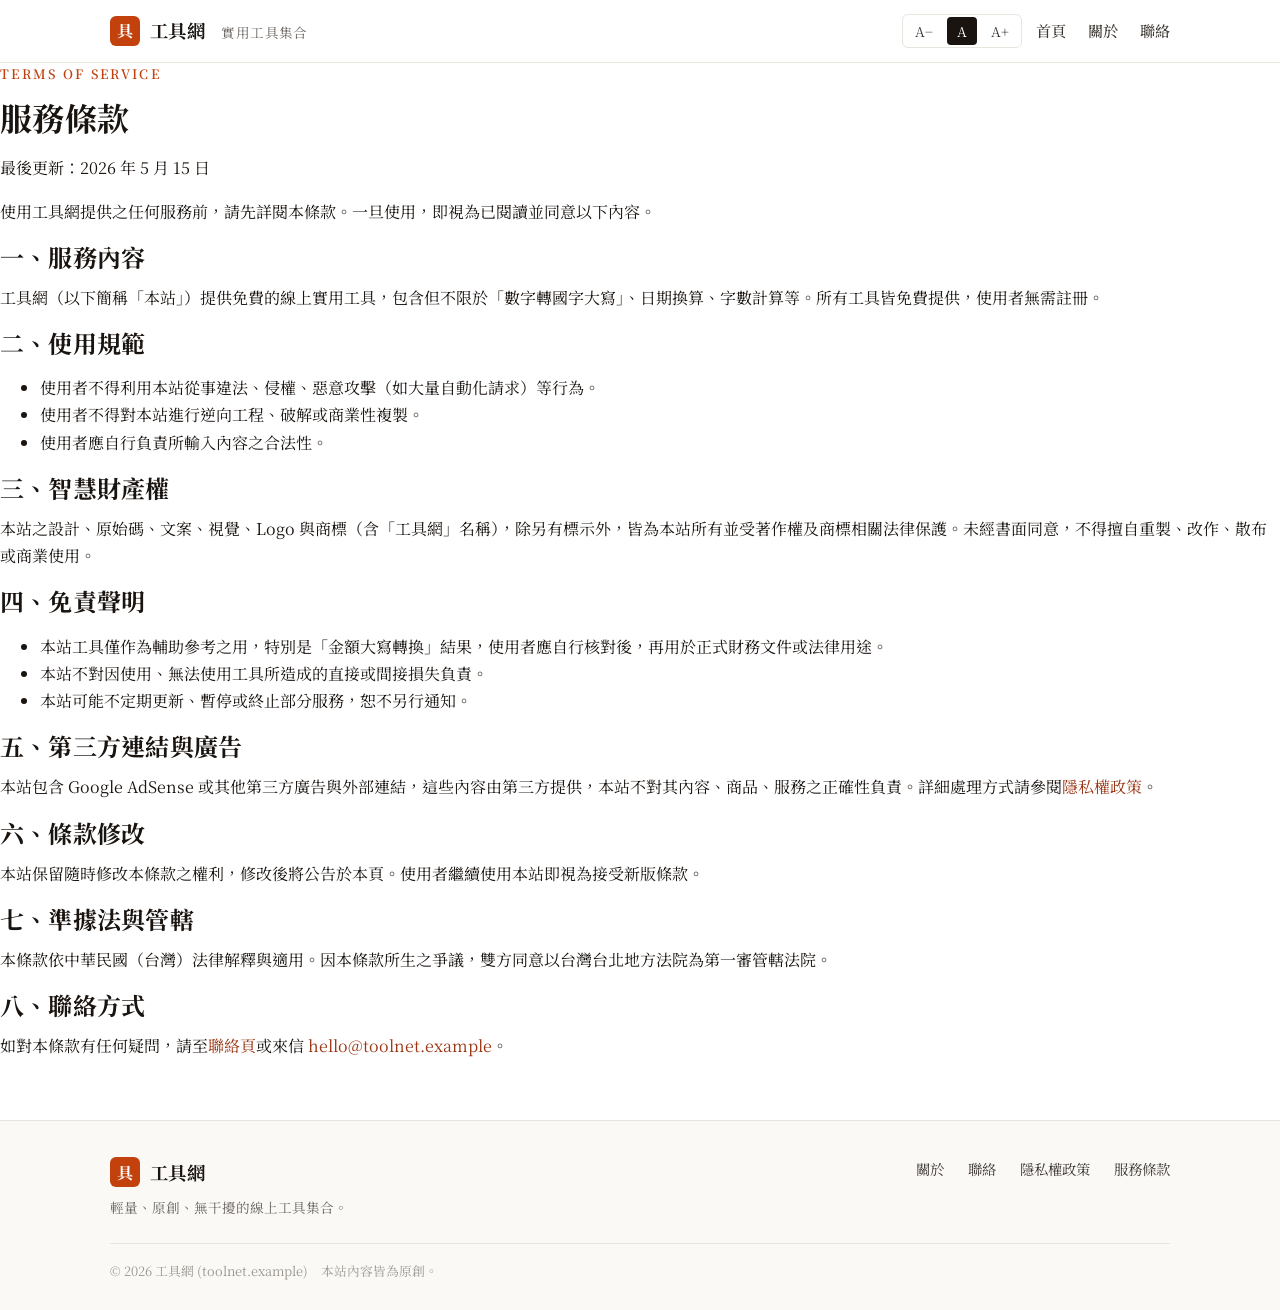
<file: project/terms.html>
<!DOCTYPE html>
<html lang="zh-Hant-TW">
<head>
<meta charset="UTF-8" />
<meta name="viewport" content="width=device-width, initial-scale=1.0" />
<title>服務條款｜Terms of Service - 工具網</title>
<meta name="description" content="工具網服務條款：使用本站工具前請詳閱本條款，內容包含使用範圍、智慧財產權、免責聲明、準據法等規定。" />
<link rel="canonical" href="https://example.com/terms.html" />
<link rel="preconnect" href="https://fonts.googleapis.com" />
<link rel="preconnect" href="https://fonts.gstatic.com" crossorigin />
<link href="https://fonts.googleapis.com/css2?family=Noto+Serif+TC:wght@400;500;600;700&display=swap" rel="stylesheet" />
<link rel="stylesheet" href="styles.css" />
<script async src="https://pagead2.googlesyndication.com/pagead/js/adsbygoogle.js?client=ca-pub-7520385754428125" crossorigin="anonymous"></script>
</head>
<body>

<header class="site-header">
  <div class="site-header__inner">
    <a href="index.html" class="brand">
      <span class="brand__mark">具</span>
      <span class="brand__name">工具網<span class="brand__sub">　實用工具集合</span></span>
    </a>
    <div style="display:flex; align-items:center; gap:14px;">
      <div class="fs-toggle" aria-label="字體大小">
        <button data-fs="sm" type="button">A−</button>
        <button data-fs="md" type="button" class="is-active">A</button>
        <button data-fs="lg" type="button">A+</button>
      </div>
      <nav class="nav" aria-label="主選單">
        <a href="index.html">首頁</a>
        <a href="about.html">關於</a>
        <a href="contact.html">聯絡</a>
      </nav>
      <button class="menu-btn" aria-label="開啟選單" type="button">≡</button>
    </div>
  </div>
</header>

<main>
  <article class="page" data-screen-label="Terms">
    <p class="eyebrow">Terms of Service</p>
    <h1>服務條款</h1>
    <p class="meta">最後更新：2026 年 5 月 15 日</p>
    <p class="lead">使用工具網提供之任何服務前，請先詳閱本條款。一旦使用，即視為已閱讀並同意以下內容。</p>

    <h2>一、服務內容</h2>
    <p>工具網（以下簡稱「本站」）提供免費的線上實用工具，包含但不限於「數字轉國字大寫」、日期換算、字數計算等。所有工具皆免費提供，使用者無需註冊。</p>

    <h2>二、使用規範</h2>
    <ul>
      <li>使用者不得利用本站從事違法、侵權、惡意攻擊（如大量自動化請求）等行為。</li>
      <li>使用者不得對本站進行逆向工程、破解或商業性複製。</li>
      <li>使用者應自行負責所輸入內容之合法性。</li>
    </ul>

    <h2>三、智慧財產權</h2>
    <p>本站之設計、原始碼、文案、視覺、Logo 與商標（含「工具網」名稱），除另有標示外，皆為本站所有並受著作權及商標相關法律保護。未經書面同意，不得擅自重製、改作、散布或商業使用。</p>

    <h2>四、免責聲明</h2>
    <ul>
      <li>本站工具僅作為輔助參考之用，特別是「金額大寫轉換」結果，使用者應自行核對後，再用於正式財務文件或法律用途。</li>
      <li>本站不對因使用、無法使用工具所造成的直接或間接損失負責。</li>
      <li>本站可能不定期更新、暫停或終止部分服務，恕不另行通知。</li>
    </ul>

    <h2>五、第三方連結與廣告</h2>
    <p>本站包含 Google AdSense 或其他第三方廣告與外部連結，這些內容由第三方提供，本站不對其內容、商品、服務之正確性負責。詳細處理方式請參閱<a href="privacy.html">隱私權政策</a>。</p>

    <h2>六、條款修改</h2>
    <p>本站保留隨時修改本條款之權利，修改後將公告於本頁。使用者繼續使用本站即視為接受新版條款。</p>

    <h2>七、準據法與管轄</h2>
    <p>本條款依中華民國（台灣）法律解釋與適用。因本條款所生之爭議，雙方同意以台灣台北地方法院為第一審管轄法院。</p>

    <h2>八、聯絡方式</h2>
    <p>如對本條款有任何疑問，請至<a href="contact.html">聯絡頁</a>或來信 <a href="mailto:hello@toolnet.example">hello@toolnet.example</a>。</p>
  </article>
</main>

<footer class="site-footer">
  <div class="container">
    <div class="site-footer__inner">
      <div class="site-footer__brand">
        <a href="index.html" class="brand">
          <span class="brand__mark">具</span>
          <span class="brand__name">工具網</span>
        </a>
        <p>輕量、原創、無干擾的線上工具集合。</p>
      </div>
      <div class="footer-links">
        <a href="about.html">關於</a>
        <a href="contact.html">聯絡</a>
        <a href="privacy.html">隱私權政策</a>
        <a href="terms.html">服務條款</a>
      </div>
    </div>
    <div class="footer-copy">© 2026 工具網 (toolnet.example)　本站內容皆為原創。</div>
  </div>
</footer>

<script src="app.js"></script>
</body>
</html>
</file>
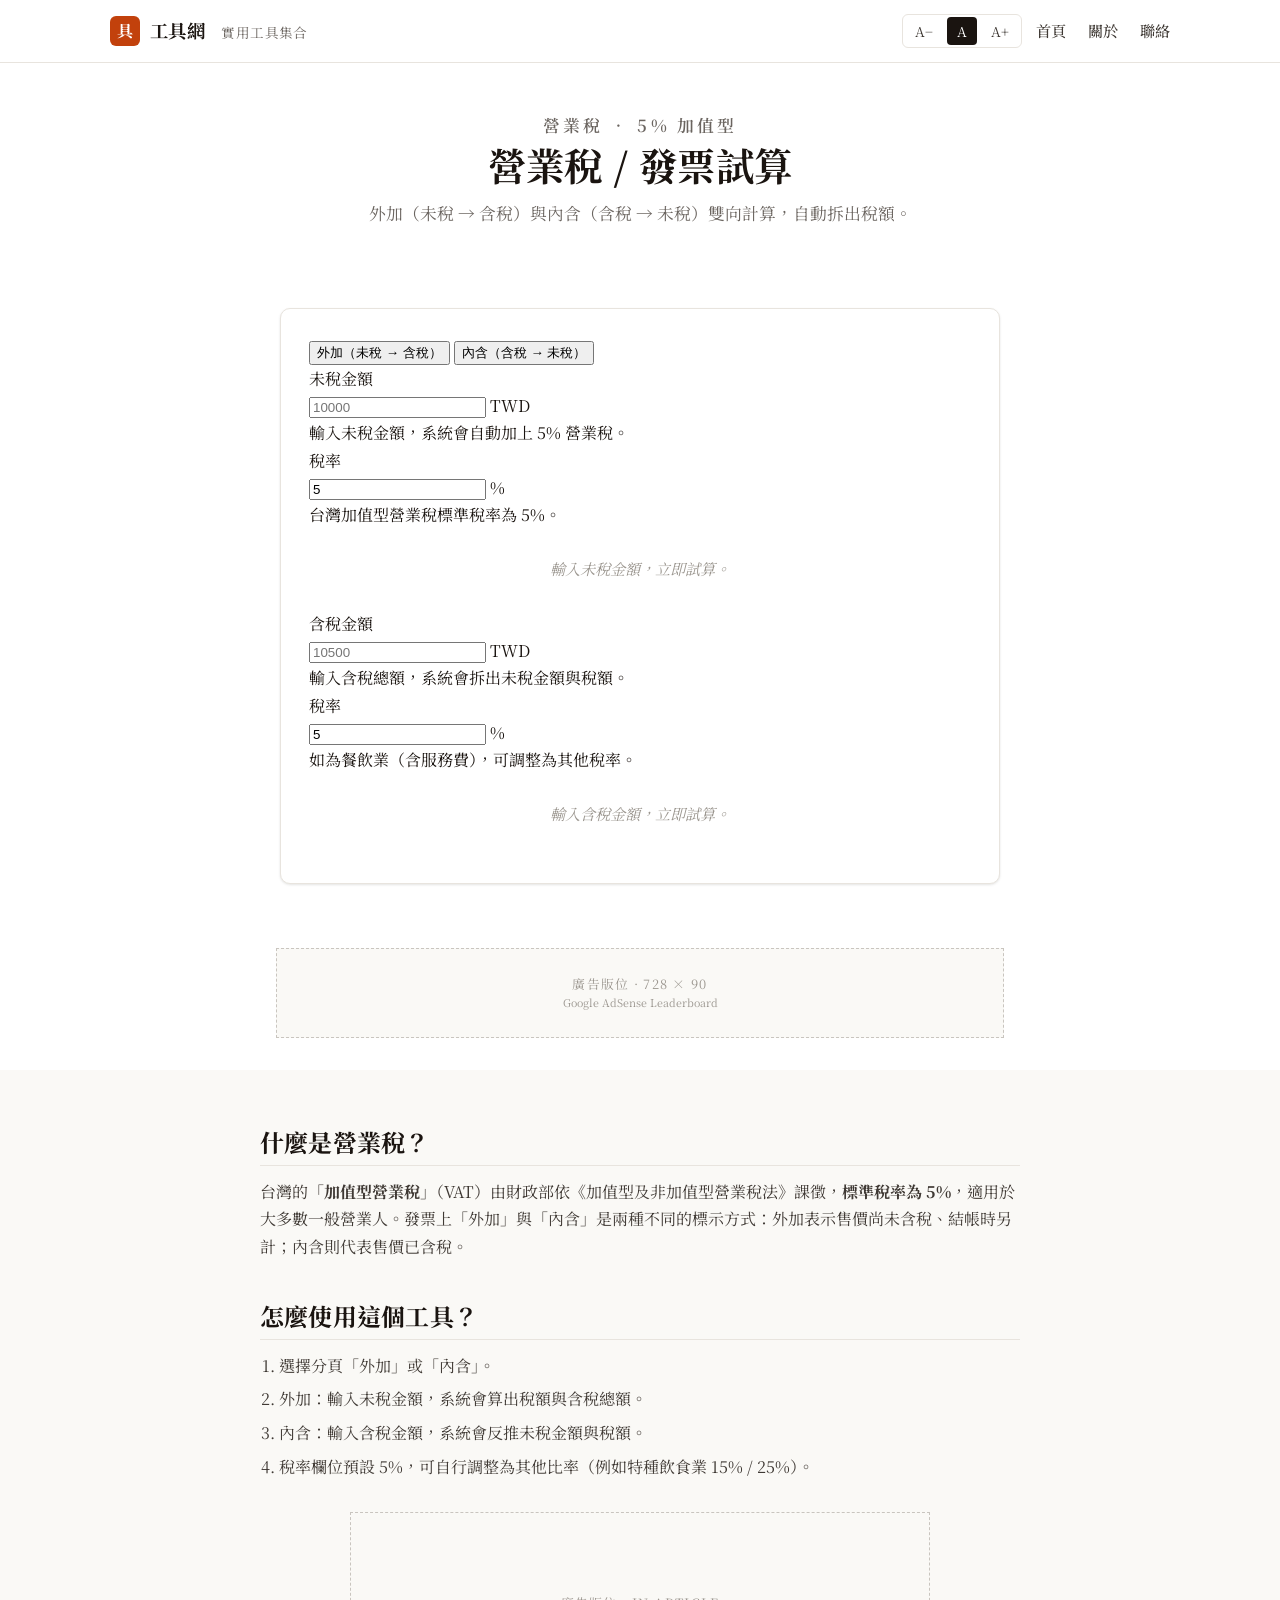
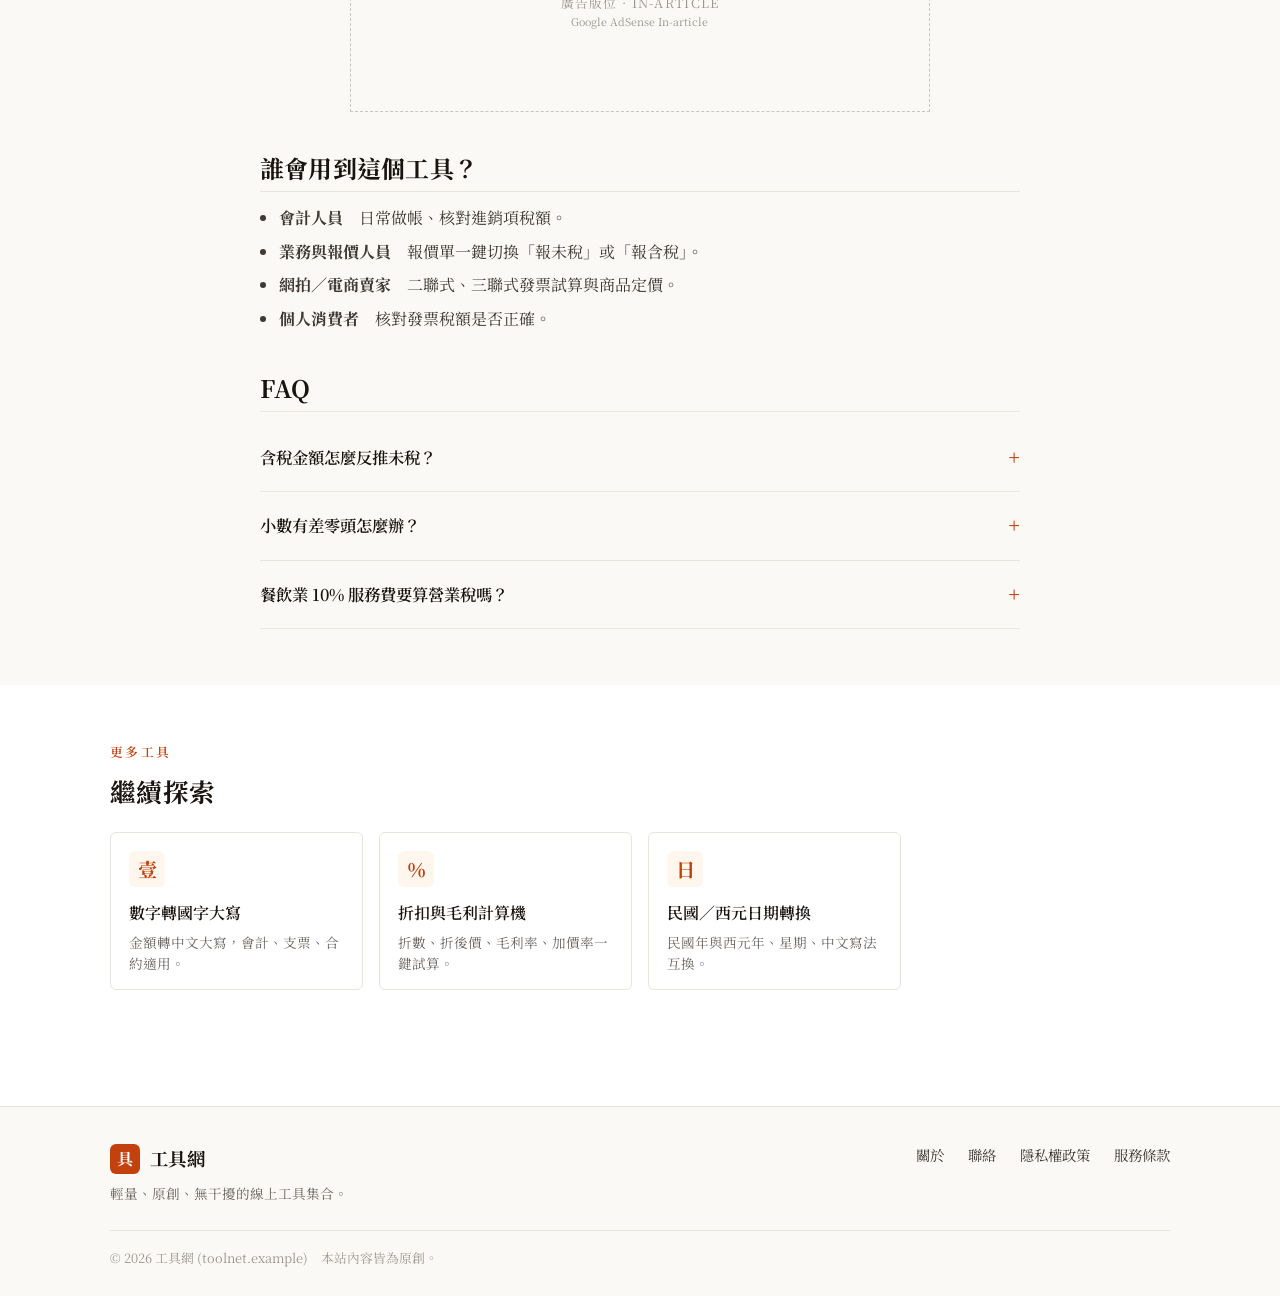
<file: project/vat.html>
<!DOCTYPE html>
<html lang="zh-Hant-TW">
<head>
<meta charset="UTF-8" />
<meta name="viewport" content="width=device-width, initial-scale=1.0" />
<title>營業稅 ‧ 發票試算工具｜5% 稅額計算 - 工具網</title>
<meta name="description" content="免費線上營業稅／發票試算工具：支援外加 5%（未稅 → 含稅）與內含 5%（含稅 → 未稅）兩種計算模式，適用發票、報價單、進銷項試算。" />
<meta name="keywords" content="營業稅計算,5%營業稅,發票試算,未稅含稅,進銷項,加值型營業稅" />
<link rel="canonical" href="https://example.com/vat.html" />
<meta property="og:title" content="營業稅 ‧ 發票試算工具 - 工具網" />
<meta property="og:description" content="外加 / 內含 5% 營業稅一鍵互推。" />
<meta property="og:type" content="website" />
<meta property="og:locale" content="zh_TW" />

<link rel="preconnect" href="https://fonts.googleapis.com" />
<link rel="preconnect" href="https://fonts.gstatic.com" crossorigin />
<link href="https://fonts.googleapis.com/css2?family=Noto+Serif+TC:wght@400;500;600;700&display=swap" rel="stylesheet" />
<link rel="stylesheet" href="styles.css" />

<script type="application/ld+json">
{
  "@context": "https://schema.org",
  "@type": "WebApplication",
  "name": "營業稅與發票試算工具",
  "applicationCategory": "FinanceApplication",
  "operatingSystem": "All",
  "url": "https://example.com/vat.html",
  "offers": { "@type": "Offer", "price": "0", "priceCurrency": "TWD" }
}
</script>
<script async src="https://pagead2.googlesyndication.com/pagead/js/adsbygoogle.js?client=ca-pub-7520385754428125" crossorigin="anonymous"></script>
</head>
<body>

<header class="site-header">
  <div class="site-header__inner">
    <a href="index.html" class="brand">
      <span class="brand__mark">具</span>
      <span class="brand__name">工具網<span class="brand__sub">　實用工具集合</span></span>
    </a>
    <div style="display:flex; align-items:center; gap:14px;">
      <div class="fs-toggle" aria-label="字體大小">
        <button data-fs="sm" type="button">A−</button>
        <button data-fs="md" type="button" class="is-active">A</button>
        <button data-fs="lg" type="button">A+</button>
      </div>
      <nav class="nav" aria-label="主選單">
        <a href="index.html">首頁</a>
        <a href="about.html">關於</a>
        <a href="contact.html">聯絡</a>
      </nav>
      <button class="menu-btn" aria-label="開啟選單" type="button">≡</button>
    </div>
  </div>
</header>

<main>
  <section class="hero" data-screen-label="01 Hero">
    <div class="container">
      <p class="eyebrow">營業稅 ‧ 5% 加值型</p>
      <h1>營業稅 / 發票試算</h1>
      <p>外加（未稅 → 含稅）與內含（含稅 → 未稅）雙向計算，自動拆出稅額。</p>
    </div>
  </section>

  <section class="section--tight">
    <div class="tool" data-tool="vat">
      <div class="tabs" role="tablist">
        <button class="tabs__btn is-active" data-tab="add" role="tab">外加（未稅 → 含稅）</button>
        <button class="tabs__btn" data-tab="incl" role="tab">內含（含稅 → 未稅）</button>
      </div>

      <div class="tab-panel is-active" data-panel="add">
        <div class="field-grid">
          <div class="field">
            <label class="field__label" for="v-net">未稅金額</label>
            <div class="field__input-wrap">
              <input id="v-net" class="field__input" type="text" inputmode="decimal" placeholder="10000" />
              <span class="field__suffix">TWD</span>
            </div>
            <span class="field__hint">輸入未稅金額，系統會自動加上 5% 營業稅。</span>
          </div>
          <div class="field">
            <label class="field__label" for="v-rate-add">稅率</label>
            <div class="field__input-wrap">
              <input id="v-rate-add" class="field__input" type="text" inputmode="decimal" value="5" />
              <span class="field__suffix">%</span>
            </div>
            <span class="field__hint">台灣加值型營業稅標準稅率為 5%。</span>
          </div>
        </div>

        <div class="stats" data-add-stats style="display:none;">
          <div class="stat">
            <div class="stat__label">未稅金額</div>
            <div class="stat__value" data-add-net>—</div>
          </div>
          <div class="stat">
            <div class="stat__label">營業稅額</div>
            <div class="stat__value" data-add-tax>—</div>
            <div class="stat__sub" data-add-tax-sub></div>
          </div>
          <div class="stat stat--accent">
            <div class="stat__label">含稅金額</div>
            <div class="stat__value" data-add-gross>—</div>
            <div class="stat__sub">未稅 × (1 + 稅率)</div>
          </div>
        </div>
        <div class="placeholder-state" data-add-placeholder>輸入未稅金額，立即試算。</div>
      </div>

      <div class="tab-panel" data-panel="incl">
        <div class="field-grid">
          <div class="field">
            <label class="field__label" for="v-gross">含稅金額</label>
            <div class="field__input-wrap">
              <input id="v-gross" class="field__input" type="text" inputmode="decimal" placeholder="10500" />
              <span class="field__suffix">TWD</span>
            </div>
            <span class="field__hint">輸入含稅總額，系統會拆出未稅金額與稅額。</span>
          </div>
          <div class="field">
            <label class="field__label" for="v-rate-incl">稅率</label>
            <div class="field__input-wrap">
              <input id="v-rate-incl" class="field__input" type="text" inputmode="decimal" value="5" />
              <span class="field__suffix">%</span>
            </div>
            <span class="field__hint">如為餐飲業（含服務費），可調整為其他稅率。</span>
          </div>
        </div>

        <div class="stats" data-incl-stats style="display:none;">
          <div class="stat stat--accent">
            <div class="stat__label">未稅金額</div>
            <div class="stat__value" data-incl-net>—</div>
            <div class="stat__sub">含稅 ÷ (1 + 稅率)</div>
          </div>
          <div class="stat">
            <div class="stat__label">營業稅額</div>
            <div class="stat__value" data-incl-tax>—</div>
            <div class="stat__sub" data-incl-tax-sub></div>
          </div>
          <div class="stat">
            <div class="stat__label">含稅金額</div>
            <div class="stat__value" data-incl-gross>—</div>
          </div>
        </div>
        <div class="placeholder-state" data-incl-placeholder>輸入含稅金額，立即試算。</div>
      </div>
    </div>
  </section>

  <div class="container">
    <div class="ad-slot ad-leader" aria-label="廣告版位">
      <div class="ad-slot__inner">廣告版位 · 728 × 90<br/><small style="text-transform:none;letter-spacing:0;">Google AdSense Leaderboard</small></div>
    </div>
  </div>

  <section class="section section--alt">
    <div class="container">
      <div class="seo">

        <h2>什麼是營業稅？</h2>
        <p>台灣的「<strong>加值型營業稅</strong>」（VAT）由財政部依《加值型及非加值型營業稅法》課徵，<strong>標準稅率為 5%</strong>，適用於大多數一般營業人。發票上「外加」與「內含」是兩種不同的標示方式：外加表示售價尚未含稅、結帳時另計；內含則代表售價已含稅。</p>

        <h2>怎麼使用這個工具？</h2>
        <ol>
          <li>選擇分頁「外加」或「內含」。</li>
          <li>外加：輸入未稅金額，系統會算出稅額與含稅總額。</li>
          <li>內含：輸入含稅金額，系統會反推未稅金額與稅額。</li>
          <li>稅率欄位預設 5%，可自行調整為其他比率（例如特種飲食業 15% / 25%）。</li>
        </ol>

        <div class="ad-slot ad-inarticle" aria-label="文章中廣告">
          <div class="ad-slot__inner">廣告版位 · In-Article<br/><small style="text-transform:none;letter-spacing:0;">Google AdSense In-article</small></div>
        </div>

        <h2>誰會用到這個工具？</h2>
        <ul>
          <li><strong>會計人員</strong>　日常做帳、核對進銷項稅額。</li>
          <li><strong>業務與報價人員</strong>　報價單一鍵切換「報未稅」或「報含稅」。</li>
          <li><strong>網拍／電商賣家</strong>　二聯式、三聯式發票試算與商品定價。</li>
          <li><strong>個人消費者</strong>　核對發票稅額是否正確。</li>
        </ul>

        <h2>FAQ</h2>

        <details class="faq__item">
          <summary class="faq__q">含稅金額怎麼反推未稅？</summary>
          <div class="faq__a">
            <p>公式：<strong>未稅 = 含稅 ÷ (1 + 稅率)</strong>。以 5% 為例，含稅 1,050 元 ÷ 1.05 = 未稅 1,000 元，稅額即 50 元。</p>
          </div>
        </details>

        <details class="faq__item">
          <summary class="faq__q">小數有差零頭怎麼辦？</summary>
          <div class="faq__a">
            <p>實務上，多數企業會依《統一發票使用辦法》以「元」為單位，<strong>未稅與稅額分別四捨五入</strong>，可能導致兩者相加比含稅金額差 1 元，屬正常現象。報稅以「銷項稅額合計」為準。</p>
          </div>
        </details>

        <details class="faq__item">
          <summary class="faq__q">餐飲業 10% 服務費要算營業稅嗎？</summary>
          <div class="faq__a">
            <p>要。服務費屬於「銷售額」的一部分，課稅基礎為「餐費 + 服務費」，再外加 5% 營業稅；發票金額應為（餐費 × 1.1）× 1.05。</p>
          </div>
        </details>

      </div>
    </div>
  </section>

  <section class="section">
    <div class="container">
      <p class="eyebrow">更多工具</p>
      <h2 style="font-size:1.6rem;">繼續探索</h2>
      <div class="tools-grid">
        <a class="tool-card" href="index.html">
          <span class="tool-card__icon">壹</span>
          <span class="tool-card__title">數字轉國字大寫</span>
          <span class="tool-card__desc">金額轉中文大寫，會計、支票、合約適用。</span>
        </a>
        <a class="tool-card" href="discount.html">
          <span class="tool-card__icon">％</span>
          <span class="tool-card__title">折扣與毛利計算機</span>
          <span class="tool-card__desc">折數、折後價、毛利率、加價率一鍵試算。</span>
        </a>
        <a class="tool-card" href="date-converter.html">
          <span class="tool-card__icon">日</span>
          <span class="tool-card__title">民國／西元日期轉換</span>
          <span class="tool-card__desc">民國年與西元年、星期、中文寫法互換。</span>
        </a>
      </div>
    </div>
  </section>

</main>

<footer class="site-footer">
  <div class="container">
    <div class="site-footer__inner">
      <div class="site-footer__brand">
        <a href="index.html" class="brand">
          <span class="brand__mark">具</span><span class="brand__name">工具網</span>
        </a>
        <p>輕量、原創、無干擾的線上工具集合。</p>
      </div>
      <div class="footer-links">
        <a href="about.html">關於</a>
        <a href="contact.html">聯絡</a>
        <a href="privacy.html">隱私權政策</a>
        <a href="terms.html">服務條款</a>
      </div>
    </div>
    <div class="footer-copy">© 2026 工具網 (toolnet.example)　本站內容皆為原創。</div>
  </div>
</footer>

<script src="app.js"></script>
<script src="tools-vat.js"></script>
</body>
</html>
</file>
<file: project/styles.css>
/* =========================================================
   工具網 - Shared Styles
   主色：#C2410C（磚紅）
   字體：Noto Serif TC
   風格：白底、極簡、工具感
   ========================================================= */

:root {
  --primary: #C2410C;
  --primary-600: #9A3412;
  --primary-100: #FED7AA;
  --primary-50: #FFF7ED;

  --ink-900: #1A1410;
  --ink-700: #3F3934;
  --ink-500: #6B6560;
  --ink-400: #9B968F;
  --ink-300: #C9C5BF;
  --ink-200: #E5E1DB;
  --ink-100: #F2EFEA;
  --ink-50:  #FAF9F6;

  --bg: #FFFFFF;
  --surface: #FFFFFF;

  --border: #E8E4DE;
  --border-strong: #C9C5BF;

  --radius-sm: 4px;
  --radius: 6px;
  --radius-lg: 10px;

  --shadow-sm: 0 1px 2px rgba(26, 20, 16, 0.05);
  --shadow: 0 1px 3px rgba(26, 20, 16, 0.08), 0 1px 2px rgba(26, 20, 16, 0.04);
  --shadow-lg: 0 4px 16px rgba(26, 20, 16, 0.08);

  --container: 1100px;
  --tool-width: 720px;

  --fs-base: 16px;
}

* { box-sizing: border-box; }

html { font-size: var(--fs-base); }

body {
  margin: 0;
  font-family: 'Noto Serif TC', 'Songti TC', 'PMingLiU', '新細明體', serif;
  color: var(--ink-900);
  background: var(--bg);
  line-height: 1.7;
  -webkit-font-smoothing: antialiased;
  -moz-osx-font-smoothing: grayscale;
}

a {
  color: var(--primary-600);
  text-decoration: none;
}
a:hover { text-decoration: underline; }

h1, h2, h3, h4 {
  font-family: 'Noto Serif TC', serif;
  font-weight: 700;
  color: var(--ink-900);
  letter-spacing: 0.01em;
  margin: 0 0 .5em;
  line-height: 1.3;
  text-wrap: balance;
}

h1 { font-size: 2rem; }
h2 { font-size: 1.5rem; }
h3 { font-size: 1.15rem; }
p  { margin: 0 0 1em; text-wrap: pretty; }

.container {
  width: 100%;
  max-width: var(--container);
  margin: 0 auto;
  padding: 0 20px;
}

/* ---------- Header ---------- */
.site-header {
  border-bottom: 1px solid var(--border);
  background: #fff;
  position: sticky;
  top: 0;
  z-index: 50;
}
.site-header__inner {
  display: flex;
  align-items: center;
  justify-content: space-between;
  gap: 16px;
  padding: 14px 20px;
  max-width: var(--container);
  margin: 0 auto;
}
.brand {
  display: inline-flex;
  align-items: center;
  gap: 10px;
  font-weight: 700;
  color: var(--ink-900);
  font-size: 1.15rem;
  letter-spacing: 0.02em;
}
.brand:hover { text-decoration: none; }
.brand__mark {
  width: 30px;
  height: 30px;
  border-radius: 6px;
  background: var(--primary);
  color: #fff;
  display: inline-flex;
  align-items: center;
  justify-content: center;
  font-size: 16px;
  font-weight: 700;
  font-family: 'Noto Serif TC', serif;
}
.brand__name { font-family: 'Noto Serif TC', serif; }
.brand__sub {
  color: var(--ink-500);
  font-size: .85rem;
  font-weight: 400;
  margin-left: 2px;
}

.nav {
  display: flex;
  align-items: center;
  gap: 22px;
}
.nav a {
  color: var(--ink-700);
  font-size: .95rem;
  font-weight: 500;
}
.nav a:hover { color: var(--primary); text-decoration: none; }
.nav a.is-active { color: var(--primary); }

.fs-toggle {
  display: inline-flex;
  align-items: center;
  gap: 4px;
  border: 1px solid var(--border);
  border-radius: var(--radius);
  padding: 2px;
}
.fs-toggle button {
  background: transparent;
  border: 0;
  font-family: inherit;
  font-size: .85rem;
  color: var(--ink-700);
  padding: 4px 10px;
  border-radius: 4px;
  cursor: pointer;
}
.fs-toggle button.is-active {
  background: var(--ink-900);
  color: #fff;
}

.menu-btn {
  display: none;
  background: transparent;
  border: 1px solid var(--border);
  border-radius: 6px;
  padding: 6px 10px;
  font-family: inherit;
  cursor: pointer;
}

/* ---------- Layout sections ---------- */
.section { padding: 56px 0; }
.section--tight { padding: 32px 0; }
.section--alt { background: var(--ink-50); }

.eyebrow {
  font-family: 'Noto Serif TC', serif;
  font-size: .8rem;
  letter-spacing: 0.18em;
  text-transform: uppercase;
  color: var(--primary);
  font-weight: 600;
  margin-bottom: 12px;
}

/* ---------- Hero ---------- */
.hero {
  padding: 48px 0 24px;
  text-align: center;
}
.hero h1 {
  font-size: clamp(1.6rem, 2.2vw + 1rem, 2.4rem);
  margin-bottom: 10px;
}
.hero p {
  color: var(--ink-500);
  font-size: 1.05rem;
  max-width: 640px;
  margin: 0 auto;
}

/* ---------- Tool card ---------- */
.tool {
  max-width: var(--tool-width);
  margin: 24px auto 0;
  background: #fff;
  border: 1px solid var(--border);
  border-radius: var(--radius-lg);
  padding: 28px;
  box-shadow: var(--shadow);
}
.tool__label {
  display: flex;
  align-items: center;
  justify-content: space-between;
  margin-bottom: 10px;
}
.tool__label label {
  font-size: .95rem;
  color: var(--ink-700);
  font-weight: 600;
}
.tool__hint {
  font-size: .8rem;
  color: var(--ink-400);
}

.input-row {
  display: flex;
  gap: 10px;
  align-items: stretch;
  flex-wrap: wrap;
}
.input-row__field {
  flex: 1 1 280px;
  position: relative;
}
.num-input {
  width: 100%;
  font-family: 'Noto Serif TC', serif;
  font-size: 1.35rem;
  padding: 14px 44px 14px 16px;
  border: 1.5px solid var(--border-strong);
  border-radius: var(--radius);
  background: #fff;
  color: var(--ink-900);
  letter-spacing: 0.02em;
  transition: border-color .15s ease, box-shadow .15s ease;
}
.num-input:focus {
  outline: none;
  border-color: var(--primary);
  box-shadow: 0 0 0 3px rgba(194, 65, 12, 0.15);
}
.num-input.is-error {
  border-color: #B91C1C;
  box-shadow: 0 0 0 3px rgba(185, 28, 28, 0.12);
}

.btn {
  display: inline-flex;
  align-items: center;
  justify-content: center;
  gap: 6px;
  font-family: 'Noto Serif TC', serif;
  font-weight: 600;
  font-size: 1rem;
  padding: 12px 24px;
  border-radius: var(--radius);
  border: 1px solid transparent;
  cursor: pointer;
  transition: background .15s ease, transform .05s ease;
  white-space: nowrap;
}
.btn--primary {
  background: var(--primary);
  color: #fff;
}
.btn--primary:hover { background: var(--primary-600); }
.btn--primary:active { transform: translateY(1px); }

.btn--ghost {
  background: #fff;
  color: var(--ink-700);
  border-color: var(--border-strong);
}
.btn--ghost:hover { background: var(--ink-50); color: var(--primary); }

.btn--sm { padding: 8px 14px; font-size: .9rem; }

.tool__error {
  display: none;
  color: #B91C1C;
  font-size: .9rem;
  margin-top: 10px;
}
.tool__error.is-visible { display: block; }

.examples {
  margin-top: 14px;
  display: flex;
  flex-wrap: wrap;
  gap: 8px;
  align-items: center;
}
.examples__label {
  font-size: .85rem;
  color: var(--ink-500);
  margin-right: 4px;
}
.chip {
  background: var(--ink-100);
  color: var(--ink-700);
  border: 0;
  font-family: inherit;
  font-size: .85rem;
  padding: 4px 10px;
  border-radius: 999px;
  cursor: pointer;
  transition: background .15s ease;
}
.chip:hover { background: var(--primary-100); color: var(--primary-600); }

/* ---------- Result ---------- */
.result {
  max-width: var(--tool-width);
  margin: 16px auto 0;
}
.result__main {
  background: #fff;
  border: 1px solid var(--border);
  border-left: 3px solid var(--primary);
  border-radius: var(--radius-lg);
  padding: 26px 28px;
  box-shadow: var(--shadow-sm);
  position: relative;
}
.result__caption {
  font-size: .8rem;
  letter-spacing: 0.16em;
  color: var(--primary);
  font-weight: 600;
  text-transform: uppercase;
  margin-bottom: 10px;
}
.result__value {
  font-family: 'Noto Serif TC', serif;
  font-size: clamp(1rem, 1.4vw + .5rem, 1.3rem);
  line-height: 1.6;
  color: var(--ink-900);
  font-weight: 600;
  letter-spacing: 0.02em;
  text-wrap: balance;
  margin: 0;
  padding-right: 60px;
}
.result__meta {
  margin-top: 12px;
  font-size: .85rem;
  color: var(--ink-500);
}
.copy-btn {
  position: absolute;
  top: 22px;
  right: 22px;
  background: transparent;
  border: 1px solid var(--border-strong);
  color: var(--ink-700);
  border-radius: var(--radius);
  padding: 6px 12px;
  font-family: inherit;
  font-size: .85rem;
  cursor: pointer;
  display: inline-flex;
  align-items: center;
  gap: 4px;
}
.copy-btn:hover { background: var(--primary); color: #fff; border-color: var(--primary); }
.copy-btn.is-copied { background: #15803D; color: #fff; border-color: #15803D; }

.result__alt {
  margin-top: 16px;
  display: grid;
  grid-template-columns: repeat(auto-fit, minmax(200px, 1fr));
  gap: 12px;
}
.alt-row {
  background: #fff;
  border: 1px solid var(--border);
  border-radius: var(--radius);
  padding: 14px 16px;
  display: flex;
  flex-direction: column;
  gap: 4px;
}
.alt-row__label {
  font-size: .75rem;
  letter-spacing: 0.14em;
  color: var(--ink-500);
  text-transform: uppercase;
  font-weight: 600;
}
.alt-row__value {
  font-size: 1rem;
  color: var(--ink-900);
  word-break: break-word;
  line-height: 1.5;
}

.placeholder-state {
  text-align: center;
  color: var(--ink-400);
  padding: 28px;
  font-size: .95rem;
  font-style: italic;
}

/* ---------- Ad slot ---------- */
.ad-slot {
  margin: 32px auto;
  border: 1.5px dashed var(--border-strong);
  background: var(--ink-50);
  color: var(--ink-400);
  display: flex;
  align-items: center;
  justify-content: center;
  font-size: .8rem;
  text-align: center;
  letter-spacing: 0.1em;
  text-transform: uppercase;
}
.ad-slot__inner { padding: 6px 12px; line-height: 1.4; }
.ad-leader { width: 100%; max-width: 728px; height: 90px; }
.ad-inarticle { width: 100%; max-width: 580px; height: 200px; margin: 32px auto; }

@media (max-width: 768px) {
  .ad-sidebar { display: none; }
}

/* ---------- SEO content ---------- */
.seo {
  max-width: 760px;
  margin: 0 auto;
}
.seo h2 {
  font-size: 1.5rem;
  margin-top: 40px;
  padding-bottom: 8px;
  border-bottom: 1px solid var(--border);
}
.seo h2:first-child { margin-top: 0; }
.seo p, .seo li { color: var(--ink-700); }
.seo ul, .seo ol {
  margin: 0 0 1.2em 1.2em;
  padding: 0;
}
.seo li { margin-bottom: .4em; }
.seo code {
  font-family: 'Menlo', 'Monaco', 'Consolas', monospace;
  font-size: .88em;
  background: var(--ink-100);
  padding: 1px 5px;
  border-radius: 3px;
  color: var(--ink-700);
}

.faq__item {
  border-bottom: 1px solid var(--border);
  padding: 16px 0;
}
.faq__q {
  cursor: pointer;
  font-weight: 600;
  color: var(--ink-900);
  display: flex;
  justify-content: space-between;
  align-items: center;
  list-style: none;
  font-size: 1.02rem;
}
.faq__q::-webkit-details-marker { display: none; }
.faq__q::after {
  content: '+';
  font-family: serif;
  font-size: 1.3rem;
  color: var(--primary);
  margin-left: 12px;
  font-weight: 400;
  transition: transform .2s ease;
  flex-shrink: 0;
}
.faq__item[open] .faq__q::after { content: '−'; }
.faq__a {
  margin-top: 10px;
  color: var(--ink-700);
}
.faq__a p:last-child { margin-bottom: 0; }

/* ---------- Other tools grid ---------- */
.tools-grid {
  display: grid;
  grid-template-columns: repeat(auto-fill, minmax(220px, 1fr));
  gap: 16px;
  margin-top: 24px;
}
.tool-card {
  background: #fff;
  border: 1px solid var(--border);
  border-radius: var(--radius);
  padding: 18px 18px 16px;
  display: flex;
  flex-direction: column;
  gap: 6px;
  text-decoration: none;
  color: var(--ink-900);
  transition: border-color .15s ease, transform .15s ease, box-shadow .15s ease;
  position: relative;
}
.tool-card:hover {
  border-color: var(--primary);
  box-shadow: var(--shadow);
  transform: translateY(-2px);
  text-decoration: none;
}
.tool-card.is-active::before {
  content: '使用中';
  position: absolute;
  top: 10px;
  right: 10px;
  background: var(--primary-50);
  color: var(--primary-600);
  font-size: .7rem;
  letter-spacing: 0.08em;
  padding: 2px 8px;
  border-radius: 999px;
  font-weight: 600;
}
.tool-card.is-soon {
  cursor: not-allowed;
  opacity: 0.7;
  pointer-events: none;
}
.tool-card.is-soon::before {
  content: '即將推出';
  position: absolute;
  top: 10px;
  right: 10px;
  background: var(--ink-100);
  color: var(--ink-500);
  font-size: .7rem;
  letter-spacing: 0.08em;
  padding: 2px 8px;
  border-radius: 999px;
  font-weight: 600;
}
.tool-card__icon {
  font-size: 1.2rem;
  color: var(--primary);
  font-weight: 700;
  width: 36px;
  height: 36px;
  display: inline-flex;
  align-items: center;
  justify-content: center;
  background: var(--primary-50);
  border-radius: var(--radius);
  margin-bottom: 6px;
  font-family: 'Noto Serif TC', serif;
}
.tool-card__title {
  font-weight: 600;
  font-size: 1rem;
  color: var(--ink-900);
}
.tool-card__desc {
  font-size: .85rem;
  color: var(--ink-500);
  line-height: 1.5;
}

/* ---------- Footer ---------- */
.site-footer {
  margin-top: 60px;
  border-top: 1px solid var(--border);
  background: var(--ink-50);
  padding: 36px 0 28px;
  color: var(--ink-500);
  font-size: .9rem;
}
.site-footer__inner {
  display: flex;
  justify-content: space-between;
  align-items: flex-start;
  flex-wrap: wrap;
  gap: 24px;
}
.site-footer__brand { max-width: 320px; }
.site-footer__brand p { margin: 8px 0 0; color: var(--ink-500); font-size: .85rem; }
.footer-links {
  display: flex;
  flex-wrap: wrap;
  gap: 24px;
}
.footer-links a { color: var(--ink-700); }
.footer-links a:hover { color: var(--primary); }
.footer-copy {
  margin-top: 24px;
  padding-top: 16px;
  border-top: 1px solid var(--border);
  font-size: .8rem;
  color: var(--ink-400);
}

/* ---------- QR Code tool ---------- */
.qr-layout {
  display: grid;
  grid-template-columns: 1fr auto;
  gap: 24px;
  align-items: start;
}
@media (max-width: 680px) {
  .qr-layout { grid-template-columns: 1fr; }
  .qr-preview-wrap { order: -1; }
}

.qr-preview-wrap {
  display: flex;
  flex-direction: column;
  align-items: center;
  gap: 16px;
}
.qr-canvas-box {
  background: #fff;
  border: 1.5px solid var(--border-strong);
  border-radius: var(--radius-lg);
  padding: 20px;
  box-shadow: var(--shadow);
  display: flex;
  align-items: center;
  justify-content: center;
  min-width: 200px;
  min-height: 200px;
}
.qr-canvas-box canvas {
  display: block;
  border-radius: 4px;
}
.qr-empty {
  color: var(--ink-300);
  font-size: .9rem;
  text-align: center;
  line-height: 1.5;
  padding: 16px;
}
.qr-actions {
  display: flex;
  flex-direction: column;
  gap: 8px;
  width: 100%;
}
.qr-actions .btn {
  width: 100%;
  justify-content: center;
}

.qr-options-row {
  display: grid;
  grid-template-columns: 1fr 1fr;
  gap: 10px;
  margin-top: 14px;
}
@media (max-width: 420px) {
  .qr-options-row { grid-template-columns: 1fr; }
}

.qr-field select {
  width: 100%;
  font-family: 'Noto Serif TC', serif;
  font-size: .95rem;
  padding: 8px 10px;
  border: 1.5px solid var(--border-strong);
  border-radius: var(--radius);
  background: #fff;
  color: var(--ink-900);
  cursor: pointer;
  appearance: none;
  background-image: url("data:image/svg+xml,%3Csvg xmlns='http://www.w3.org/2000/svg' width='12' height='8' viewBox='0 0 12 8'%3E%3Cpath d='M1 1l5 5 5-5' stroke='%239B968F' stroke-width='1.5' fill='none' stroke-linecap='round'/%3E%3C/svg%3E");
  background-repeat: no-repeat;
  background-position: right 10px center;
  padding-right: 28px;
}
.qr-field select:focus {
  outline: none;
  border-color: var(--primary);
  box-shadow: 0 0 0 3px rgba(194,65,12,.15);
}
.qr-field__label {
  font-size: .8rem;
  color: var(--ink-500);
  font-weight: 600;
  margin-bottom: 4px;
  letter-spacing: 0.06em;
}

/* ---------- Mobile ---------- */
@media (max-width: 768px) {
  .menu-btn { display: inline-flex; align-items: center; gap: 4px; }
  .nav {
    display: none;
    position: absolute;
    top: 100%;
    right: 0;
    background: #fff;
    border: 1px solid var(--border);
    border-radius: var(--radius);
    flex-direction: column;
    align-items: flex-start;
    gap: 0;
    padding: 8px 0;
    box-shadow: var(--shadow);
    min-width: 160px;
  }
  .nav.is-open { display: flex; }
  .nav a { padding: 8px 16px; width: 100%; }
  .site-header__inner { position: relative; }
  .fs-toggle { order: 2; }
  .tool { padding: 20px; border-radius: var(--radius); }
  .num-input { font-size: 1.05rem; padding: 12px 14px; }
  .result__main { padding: 20px; }
  .result__value { padding-right: 0; }
  .copy-btn { position: static; margin-top: 12px; display: inline-flex; }
  .section { padding: 36px 0; }
  .hero { padding: 32px 0 16px; }
}
</file>
<file: styles.css>
/* =========================================================
   工具網 - Shared Styles
   主色：#C2410C（磚紅）
   字體：Noto Serif TC
   風格：白底、極簡、工具感
   ========================================================= */

:root {
  --primary: #C2410C;
  --primary-600: #9A3412;
  --primary-100: #FED7AA;
  --primary-50: #FFF7ED;

  --ink-900: #1A1410;
  --ink-700: #3F3934;
  --ink-500: #6B6560;
  --ink-400: #9B968F;
  --ink-300: #C9C5BF;
  --ink-200: #E5E1DB;
  --ink-100: #F2EFEA;
  --ink-50:  #FAF9F6;

  --bg: #FFFFFF;
  --surface: #FFFFFF;

  --border: #E8E4DE;
  --border-strong: #C9C5BF;

  --radius-sm: 4px;
  --radius: 6px;
  --radius-lg: 10px;

  --shadow-sm: 0 1px 2px rgba(26, 20, 16, 0.05);
  --shadow: 0 1px 3px rgba(26, 20, 16, 0.08), 0 1px 2px rgba(26, 20, 16, 0.04);
  --shadow-lg: 0 4px 16px rgba(26, 20, 16, 0.08);

  --container: 1100px;
  --tool-width: 720px;

  --fs-base: 16px;
}

* { box-sizing: border-box; }

html { font-size: var(--fs-base); }

body {
  margin: 0;
  font-family: 'Noto Serif TC', 'Songti TC', 'PMingLiU', '新細明體', serif;
  color: var(--ink-900);
  background: var(--bg);
  line-height: 1.7;
  -webkit-font-smoothing: antialiased;
  -moz-osx-font-smoothing: grayscale;
}

a {
  color: var(--primary-600);
  text-decoration: none;
}
a:hover { text-decoration: underline; }

h1, h2, h3, h4 {
  font-family: 'Noto Serif TC', serif;
  font-weight: 700;
  color: var(--ink-900);
  letter-spacing: 0.01em;
  margin: 0 0 .5em;
  line-height: 1.3;
  text-wrap: balance;
}

h1 { font-size: 2rem; }
h2 { font-size: 1.5rem; }
h3 { font-size: 1.15rem; }
p  { margin: 0 0 1em; text-wrap: pretty; }

.container {
  width: 100%;
  max-width: var(--container);
  margin: 0 auto;
  padding: 0 20px;
}

/* ---------- Header ---------- */
.site-header {
  border-bottom: 1px solid var(--border);
  background: #fff;
  position: sticky;
  top: 0;
  z-index: 50;
}
.site-header__inner {
  display: flex;
  align-items: center;
  justify-content: space-between;
  gap: 16px;
  padding: 14px 20px;
  max-width: var(--container);
  margin: 0 auto;
}
.brand {
  display: inline-flex;
  align-items: center;
  gap: 10px;
  font-weight: 700;
  color: var(--ink-900);
  font-size: 1.15rem;
  letter-spacing: 0.02em;
}
.brand:hover { text-decoration: none; }
.brand__mark {
  width: 30px;
  height: 30px;
  border-radius: 6px;
  background: var(--primary);
  color: #fff;
  display: inline-flex;
  align-items: center;
  justify-content: center;
  font-size: 16px;
  font-weight: 700;
  font-family: 'Noto Serif TC', serif;
}
.brand__name { font-family: 'Noto Serif TC', serif; }
.brand__sub {
  color: var(--ink-500);
  font-size: .85rem;
  font-weight: 400;
  margin-left: 2px;
}

.nav {
  display: flex;
  align-items: center;
  gap: 22px;
}
.nav a {
  color: var(--ink-700);
  font-size: .95rem;
  font-weight: 500;
}
.nav a:hover { color: var(--primary); text-decoration: none; }
.nav a.is-active { color: var(--primary); }

.fs-toggle {
  display: inline-flex;
  align-items: center;
  gap: 4px;
  border: 1px solid var(--border);
  border-radius: var(--radius);
  padding: 2px;
}
.fs-toggle button {
  background: transparent;
  border: 0;
  font-family: inherit;
  font-size: .85rem;
  color: var(--ink-700);
  padding: 4px 10px;
  border-radius: 4px;
  cursor: pointer;
}
.fs-toggle button.is-active {
  background: var(--ink-900);
  color: #fff;
}

.menu-btn {
  display: none;
  background: transparent;
  border: 1px solid var(--border);
  border-radius: 6px;
  padding: 6px 10px;
  font-family: inherit;
  cursor: pointer;
}

/* ---------- Layout sections ---------- */
.section { padding: 56px 0; }
.section--tight { padding: 32px 0; }
.section--alt { background: var(--ink-50); }

.eyebrow {
  font-family: 'Noto Serif TC', serif;
  font-size: .8rem;
  letter-spacing: 0.18em;
  text-transform: uppercase;
  color: var(--primary);
  font-weight: 600;
  margin-bottom: 12px;
}

/* ---------- Hero ---------- */
.hero {
  padding: 48px 0 24px;
  text-align: center;
}
.hero h1 {
  font-size: clamp(1.6rem, 2.2vw + 1rem, 2.4rem);
  margin-bottom: 10px;
}
.hero p {
  color: var(--ink-500);
  font-size: 1.05rem;
  max-width: 640px;
  margin: 0 auto;
}

/* ---------- Tool card ---------- */
.tool {
  max-width: var(--tool-width);
  margin: 24px auto 0;
  background: #fff;
  border: 1px solid var(--border);
  border-radius: var(--radius-lg);
  padding: 28px;
  box-shadow: var(--shadow);
}
.tool__label {
  display: flex;
  align-items: center;
  justify-content: space-between;
  margin-bottom: 10px;
}
.tool__label label {
  font-size: .95rem;
  color: var(--ink-700);
  font-weight: 600;
}
.tool__hint {
  font-size: .8rem;
  color: var(--ink-400);
}

.input-row {
  display: flex;
  gap: 10px;
  align-items: stretch;
  flex-wrap: wrap;
}
.input-row__field {
  flex: 1 1 280px;
  position: relative;
}
.num-input {
  width: 100%;
  font-family: 'Noto Serif TC', serif;
  font-size: 1.35rem;
  padding: 14px 44px 14px 16px;
  border: 1.5px solid var(--border-strong);
  border-radius: var(--radius);
  background: #fff;
  color: var(--ink-900);
  letter-spacing: 0.02em;
  transition: border-color .15s ease, box-shadow .15s ease;
}
.num-input:focus {
  outline: none;
  border-color: var(--primary);
  box-shadow: 0 0 0 3px rgba(194, 65, 12, 0.15);
}
.num-input.is-error {
  border-color: #B91C1C;
  box-shadow: 0 0 0 3px rgba(185, 28, 28, 0.12);
}

.btn {
  display: inline-flex;
  align-items: center;
  justify-content: center;
  gap: 6px;
  font-family: 'Noto Serif TC', serif;
  font-weight: 600;
  font-size: 1rem;
  padding: 12px 24px;
  border-radius: var(--radius);
  border: 1px solid transparent;
  cursor: pointer;
  transition: background .15s ease, transform .05s ease;
  white-space: nowrap;
}
.btn--primary {
  background: var(--primary);
  color: #fff;
}
.btn--primary:hover { background: var(--primary-600); }
.btn--primary:active { transform: translateY(1px); }

.btn--ghost {
  background: #fff;
  color: var(--ink-700);
  border-color: var(--border-strong);
}
.btn--ghost:hover { background: var(--ink-50); color: var(--primary); }

.btn--sm { padding: 8px 14px; font-size: .9rem; }

.tool__error {
  display: none;
  color: #B91C1C;
  font-size: .9rem;
  margin-top: 10px;
}
.tool__error.is-visible { display: block; }

.examples {
  margin-top: 14px;
  display: flex;
  flex-wrap: wrap;
  gap: 8px;
  align-items: center;
}
.examples__label {
  font-size: .85rem;
  color: var(--ink-500);
  margin-right: 4px;
}
.chip {
  background: var(--ink-100);
  color: var(--ink-700);
  border: 0;
  font-family: inherit;
  font-size: .85rem;
  padding: 4px 10px;
  border-radius: 999px;
  cursor: pointer;
  transition: background .15s ease;
}
.chip:hover { background: var(--primary-100); color: var(--primary-600); }

/* ---------- Result ---------- */
.result {
  max-width: var(--tool-width);
  margin: 16px auto 0;
}
.result__main {
  background: #fff;
  border: 1px solid var(--border);
  border-left: 3px solid var(--primary);
  border-radius: var(--radius-lg);
  padding: 26px 28px;
  box-shadow: var(--shadow-sm);
  position: relative;
}
.result__caption {
  font-size: .8rem;
  letter-spacing: 0.16em;
  color: var(--primary);
  font-weight: 600;
  text-transform: uppercase;
  margin-bottom: 10px;
}
.result__value {
  font-family: 'Noto Serif TC', serif;
  font-size: clamp(1rem, 1.4vw + .5rem, 1.3rem);
  line-height: 1.6;
  color: var(--ink-900);
  font-weight: 600;
  letter-spacing: 0.02em;
  text-wrap: balance;
  margin: 0;
  padding-right: 60px;
}
.result__meta {
  margin-top: 12px;
  font-size: .85rem;
  color: var(--ink-500);
}
.copy-btn {
  position: absolute;
  top: 22px;
  right: 22px;
  background: transparent;
  border: 1px solid var(--border-strong);
  color: var(--ink-700);
  border-radius: var(--radius);
  padding: 6px 12px;
  font-family: inherit;
  font-size: .85rem;
  cursor: pointer;
  display: inline-flex;
  align-items: center;
  gap: 4px;
}
.copy-btn:hover { background: var(--primary); color: #fff; border-color: var(--primary); }
.copy-btn.is-copied { background: #15803D; color: #fff; border-color: #15803D; }

.result__alt {
  margin-top: 16px;
  display: grid;
  grid-template-columns: repeat(auto-fit, minmax(200px, 1fr));
  gap: 12px;
}
.alt-row {
  background: #fff;
  border: 1px solid var(--border);
  border-radius: var(--radius);
  padding: 14px 16px;
  display: flex;
  flex-direction: column;
  gap: 4px;
}
.alt-row__label {
  font-size: .75rem;
  letter-spacing: 0.14em;
  color: var(--ink-500);
  text-transform: uppercase;
  font-weight: 600;
}
.alt-row__value {
  font-size: 1rem;
  color: var(--ink-900);
  word-break: break-word;
  line-height: 1.5;
}

.placeholder-state {
  text-align: center;
  color: var(--ink-400);
  padding: 28px;
  font-size: .95rem;
  font-style: italic;
}

/* ---------- Ad slot ---------- */
.ad-slot {
  margin: 32px auto;
  border: 1.5px dashed var(--border-strong);
  background: var(--ink-50);
  color: var(--ink-400);
  display: flex;
  align-items: center;
  justify-content: center;
  font-size: .8rem;
  text-align: center;
  letter-spacing: 0.1em;
  text-transform: uppercase;
}
.ad-slot__inner { padding: 6px 12px; line-height: 1.4; }
.ad-leader { width: 100%; max-width: 728px; height: 90px; }
.ad-inarticle { width: 100%; max-width: 580px; height: 200px; margin: 32px auto; }

@media (max-width: 768px) {
  .ad-sidebar { display: none; }
}

/* ---------- SEO content ---------- */
.seo {
  max-width: 760px;
  margin: 0 auto;
}
.seo h2 {
  font-size: 1.5rem;
  margin-top: 40px;
  padding-bottom: 8px;
  border-bottom: 1px solid var(--border);
}
.seo h2:first-child { margin-top: 0; }
.seo p, .seo li { color: var(--ink-700); }
.seo ul, .seo ol {
  margin: 0 0 1.2em 1.2em;
  padding: 0;
}
.seo li { margin-bottom: .4em; }
.seo code {
  font-family: 'Menlo', 'Monaco', 'Consolas', monospace;
  font-size: .88em;
  background: var(--ink-100);
  padding: 1px 5px;
  border-radius: 3px;
  color: var(--ink-700);
}

.faq__item {
  border-bottom: 1px solid var(--border);
  padding: 16px 0;
}
.faq__q {
  cursor: pointer;
  font-weight: 600;
  color: var(--ink-900);
  display: flex;
  justify-content: space-between;
  align-items: center;
  list-style: none;
  font-size: 1.02rem;
}
.faq__q::-webkit-details-marker { display: none; }
.faq__q::after {
  content: '+';
  font-family: serif;
  font-size: 1.3rem;
  color: var(--primary);
  margin-left: 12px;
  font-weight: 400;
  transition: transform .2s ease;
  flex-shrink: 0;
}
.faq__item[open] .faq__q::after { content: '−'; }
.faq__a {
  margin-top: 10px;
  color: var(--ink-700);
}
.faq__a p:last-child { margin-bottom: 0; }

/* ---------- Other tools grid ---------- */
.tools-grid {
  display: grid;
  grid-template-columns: repeat(auto-fill, minmax(220px, 1fr));
  gap: 16px;
  margin-top: 24px;
}
.tool-card {
  background: #fff;
  border: 1px solid var(--border);
  border-radius: var(--radius);
  padding: 18px 18px 16px;
  display: flex;
  flex-direction: column;
  gap: 6px;
  text-decoration: none;
  color: var(--ink-900);
  transition: border-color .15s ease, transform .15s ease, box-shadow .15s ease;
  position: relative;
}
.tool-card:hover {
  border-color: var(--primary);
  box-shadow: var(--shadow);
  transform: translateY(-2px);
  text-decoration: none;
}
.tool-card.is-active::before {
  content: '使用中';
  position: absolute;
  top: 10px;
  right: 10px;
  background: var(--primary-50);
  color: var(--primary-600);
  font-size: .7rem;
  letter-spacing: 0.08em;
  padding: 2px 8px;
  border-radius: 999px;
  font-weight: 600;
}
.tool-card.is-soon {
  cursor: not-allowed;
  opacity: 0.7;
  pointer-events: none;
}
.tool-card.is-soon::before {
  content: '即將推出';
  position: absolute;
  top: 10px;
  right: 10px;
  background: var(--ink-100);
  color: var(--ink-500);
  font-size: .7rem;
  letter-spacing: 0.08em;
  padding: 2px 8px;
  border-radius: 999px;
  font-weight: 600;
}
.tool-card__icon {
  font-size: 1.2rem;
  color: var(--primary);
  font-weight: 700;
  width: 36px;
  height: 36px;
  display: inline-flex;
  align-items: center;
  justify-content: center;
  background: var(--primary-50);
  border-radius: var(--radius);
  margin-bottom: 6px;
  font-family: 'Noto Serif TC', serif;
}
.tool-card__title {
  font-weight: 600;
  font-size: 1rem;
  color: var(--ink-900);
}
.tool-card__desc {
  font-size: .85rem;
  color: var(--ink-500);
  line-height: 1.5;
}

/* ---------- Footer ---------- */
.site-footer {
  margin-top: 60px;
  border-top: 1px solid var(--border);
  background: var(--ink-50);
  padding: 36px 0 28px;
  color: var(--ink-500);
  font-size: .9rem;
}
.site-footer__inner {
  display: flex;
  justify-content: space-between;
  align-items: flex-start;
  flex-wrap: wrap;
  gap: 24px;
}
.site-footer__brand { max-width: 320px; }
.site-footer__brand p { margin: 8px 0 0; color: var(--ink-500); font-size: .85rem; }
.footer-links {
  display: flex;
  flex-wrap: wrap;
  gap: 24px;
}
.footer-links a { color: var(--ink-700); }
.footer-links a:hover { color: var(--primary); }
.footer-copy {
  margin-top: 24px;
  padding-top: 16px;
  border-top: 1px solid var(--border);
  font-size: .8rem;
  color: var(--ink-400);
}

/* ---------- QR Code tool ---------- */
.qr-layout {
  display: grid;
  grid-template-columns: 1fr auto;
  gap: 24px;
  align-items: start;
}
@media (max-width: 680px) {
  .qr-layout { grid-template-columns: 1fr; }
  .qr-preview-wrap { order: -1; }
}

.qr-preview-wrap {
  display: flex;
  flex-direction: column;
  align-items: center;
  gap: 16px;
}
.qr-canvas-box {
  background: #fff;
  border: 1.5px solid var(--border-strong);
  border-radius: var(--radius-lg);
  padding: 20px;
  box-shadow: var(--shadow);
  display: flex;
  align-items: center;
  justify-content: center;
  min-width: 200px;
  min-height: 200px;
}
.qr-canvas-box canvas {
  display: block;
  border-radius: 4px;
}
.qr-empty {
  color: var(--ink-300);
  font-size: .9rem;
  text-align: center;
  line-height: 1.5;
  padding: 16px;
}
.qr-actions {
  display: flex;
  flex-direction: column;
  gap: 8px;
  width: 100%;
}
.qr-actions .btn {
  width: 100%;
  justify-content: center;
}

.qr-options-row {
  display: grid;
  grid-template-columns: 1fr 1fr;
  gap: 10px;
  margin-top: 14px;
}
@media (max-width: 420px) {
  .qr-options-row { grid-template-columns: 1fr; }
}

.qr-field select {
  width: 100%;
  font-family: 'Noto Serif TC', serif;
  font-size: .95rem;
  padding: 8px 10px;
  border: 1.5px solid var(--border-strong);
  border-radius: var(--radius);
  background: #fff;
  color: var(--ink-900);
  cursor: pointer;
  appearance: none;
  background-image: url("data:image/svg+xml,%3Csvg xmlns='http://www.w3.org/2000/svg' width='12' height='8' viewBox='0 0 12 8'%3E%3Cpath d='M1 1l5 5 5-5' stroke='%239B968F' stroke-width='1.5' fill='none' stroke-linecap='round'/%3E%3C/svg%3E");
  background-repeat: no-repeat;
  background-position: right 10px center;
  padding-right: 28px;
}
.qr-field select:focus {
  outline: none;
  border-color: var(--primary);
  box-shadow: 0 0 0 3px rgba(194,65,12,.15);
}
.qr-field__label {
  font-size: .8rem;
  color: var(--ink-500);
  font-weight: 600;
  margin-bottom: 4px;
  letter-spacing: 0.06em;
}

/* ---------- Mobile ---------- */
@media (max-width: 768px) {
  .menu-btn { display: inline-flex; align-items: center; gap: 4px; }
  .nav {
    display: none;
    position: absolute;
    top: 100%;
    right: 0;
    background: #fff;
    border: 1px solid var(--border);
    border-radius: var(--radius);
    flex-direction: column;
    align-items: flex-start;
    gap: 0;
    padding: 8px 0;
    box-shadow: var(--shadow);
    min-width: 160px;
  }
  .nav.is-open { display: flex; }
  .nav a { padding: 8px 16px; width: 100%; }
  .site-header__inner { position: relative; }
  .fs-toggle { order: 2; }
  .tool { padding: 20px; border-radius: var(--radius); }
  .num-input { font-size: 1.05rem; padding: 12px 14px; }
  .result__main { padding: 20px; }
  .result__value { padding-right: 0; }
  .copy-btn { position: static; margin-top: 12px; display: inline-flex; }
  .section { padding: 36px 0; }
  .hero { padding: 32px 0 16px; }
}
</file>
